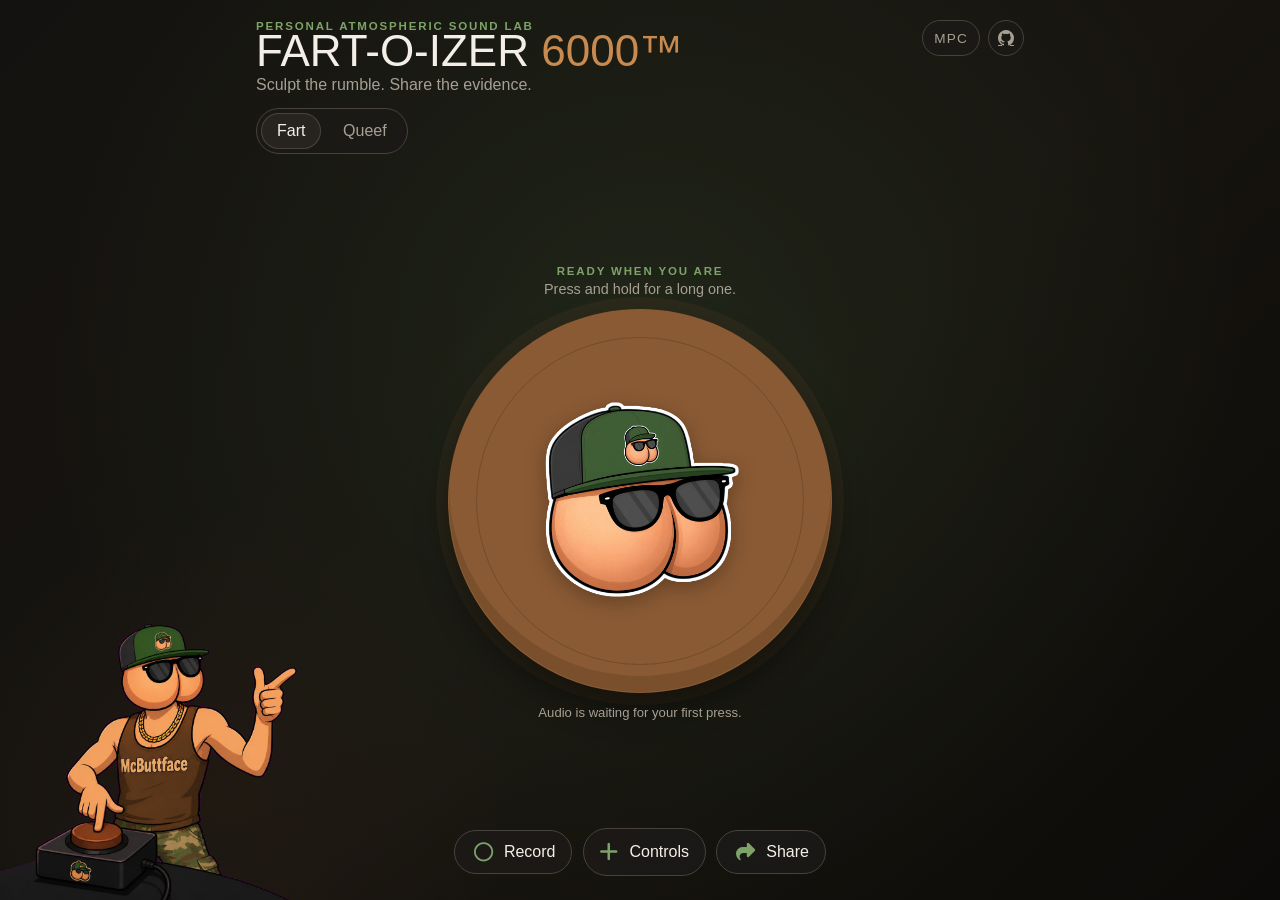
<file: index.html>
<!doctype html>
<html lang="en">
<head>
  <meta charset="utf-8">
  <meta name="viewport" content="width=device-width, initial-scale=1">
  <meta name="theme-color" content="#141210">
  <meta name="description" content="Personal Atmospheric Sound Lab">
  <title>FART-O-IZER 6000™</title>
  <link rel="stylesheet" href="fontawesome/css/fontawesome.min.css">
  <link rel="stylesheet" href="fontawesome/css/solid.min.css">
  <link rel="stylesheet" href="fontawesome/css/regular.min.css">
  <link rel="stylesheet" href="fontawesome/css/brands.min.css">
  <link rel="stylesheet" href="style.css">
  <link rel="stylesheet" href="instruments/fart/fart.css">
  <link rel="stylesheet" href="instruments/queef/queef.css">
  <!-- Lab shell loads shared styles first, then instrument skins. -->
  <!-- Script order: audio factories → instruments → lab controller. All dependency-free. -->
  <script src="instruments/fart/flatulence_factory.js" defer></script>
  <script src="instruments/fart/fart.js" defer></script>
  <script src="instruments/queef/queef_factory.js" defer></script>
  <script src="instruments/queef/queef.js" defer></script>
  <script src="countdown_clicks.js" defer></script>
  <script src="app.js" defer></script>
  <!-- Favicon stuff -->
  <link rel="apple-touch-icon" sizes="180x180" href="/apple-touch-icon.png">
  <link rel="icon" type="image/png" sizes="32x32" href="/favicon-32x32.png">
  <link rel="icon" type="image/png" sizes="16x16" href="/favicon-16x16.png">
  <link rel="manifest" href="/site.webmanifest">   
</head>
<body>
  <main class="app-shell">
    <div class="primary-column">
    <header class="masthead">
      <a class="masthead-mpc" href="mpc/" title="Multi Poop Composer">MPC</a>
      <a class="masthead-github" href="https://github.com/iamtew/fart-o-izer" target="_blank" rel="noopener noreferrer" aria-label="View source on GitHub" title="View source on GitHub">
        <i class="github-icon fa-brands fa-github" aria-hidden="true"></i>
      </a>
      <p class="eyebrow">Personal atmospheric sound lab</p>
      <h1>FART-O-IZER <span>6000™</span></h1>
      <p class="tagline">Sculpt the rumble. Share the evidence.</p>
      <div class="instrument-picker" role="tablist" aria-label="Choose instrument">
        <button class="instrument-picker-button is-selected" type="button" role="tab" data-instrument-id="fart" aria-selected="true">Fart</button>
        <button class="instrument-picker-button" type="button" role="tab" data-instrument-id="queef" aria-selected="false">Queef</button>
      </div>
    </header>

    <section class="console" data-instrument="fart" aria-labelledby="action-title">
      <div id="instrument-stage" data-instrument="fart"></div>
      <p class="status" id="status" role="status" aria-live="polite">Audio is waiting for your first press.</p>
    </section>

    <div class="main-actions" aria-label="Sound actions">
      <button class="record-button" id="record-button" type="button" aria-pressed="false">
        <i class="record-icon fa-regular fa-circle" aria-hidden="true"></i>
        <span class="record-label">Record</span>
      </button>
      <button class="advanced-toggle" id="advanced-toggle" type="button" aria-expanded="false" aria-controls="advanced-panel">
        <i class="toggle-icon fa-solid fa-plus" aria-hidden="true"></i>
        <span>Controls</span>
      </button>
      <button class="share-button" id="share-button" type="button" title="Copy shareable settings URL">
        <i class="action-icon fa-solid fa-share" aria-hidden="true"></i>
        <span>Share</span>
      </button>
    </div>

    <aside class="advanced-panel" id="advanced-panel" aria-label="Advanced sound controls" hidden>
      <div class="panel-heading">
        <div>
          <p class="section-label">Sound architecture</p>
          <h2>Make it yours</h2>
        </div>
        <div class="panel-actions">
          <button class="icon-button" id="reset-settings" type="button" aria-label="Reset settings" title="Reset settings"><i class="fa-solid fa-rotate-left" aria-hidden="true"></i></button>
          <button class="icon-button close-panel" id="close-panel" type="button" aria-label="Close advanced controls" title="Close advanced controls"><i class="fa-solid fa-xmark" aria-hidden="true"></i></button>
        </div>
      </div>
      <div id="instrument-controls" class="control-grid"></div>
      <p class="share-note" id="share-note">Your controls are encoded into the page URL.</p>
    </aside>

    <section class="recording-section" id="recording-section" aria-label="Recording" hidden>
      <div class="recording-heading">
        <button class="recording-collapse" id="recording-collapse" type="button" aria-expanded="true" aria-controls="recording-details">
          <span class="section-label" id="recording-title">Recording</span>
          <i class="recording-chevron fa-solid fa-chevron-down" aria-hidden="true"></i>
        </button>
        <button class="icon-button" id="close-recording" type="button" aria-label="Close recording" title="Close recording"><i class="fa-solid fa-xmark" aria-hidden="true"></i></button>
      </div>
      <div class="recording-details" id="recording-details">
        <div class="recording-line recording-line-countdown" id="recording-line">
          <a id="recording-download">no data</a>
          <span class="recording-duration">Duration: <strong id="recording-duration"></strong></span>
        </div>
        <p class="recording-explainer" id="recording-explainer">Recording stops after 1 second of silence once a signal is detected, or automatically at the 60 second hard limit.</p>
      </div>
    </section>
    </div>

    <div class="panel-backdrop" id="panel-backdrop" hidden aria-hidden="true"></div>
  </main>
</body>
</html>
</file>
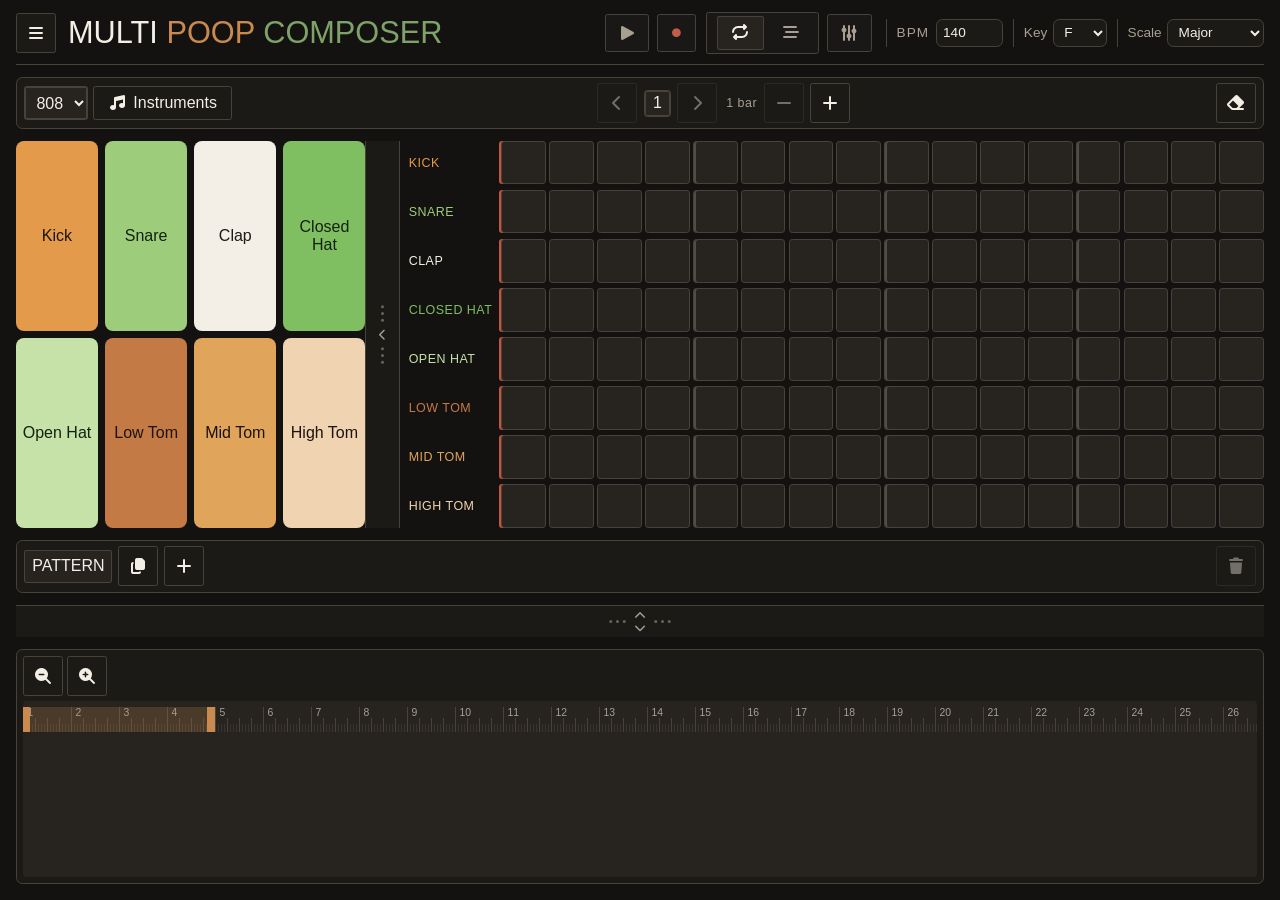
<file: mpc/index.html>
<!doctype html>
<html lang="en">
<head>
  <meta charset="utf-8">
  <meta name="viewport" content="width=device-width, initial-scale=1">
  <meta name="theme-color" content="#141210">
  <meta name="description" content="Multi Poop Composer — synthesized drums, fart and queef piano roll, mixer">
  <title>MPC — Multi Poop Composer</title>
  <link rel="stylesheet" href="../fontawesome/css/fontawesome.min.css">
  <link rel="stylesheet" href="../fontawesome/css/solid.min.css">
  <link rel="stylesheet" href="../style.css">
  <link rel="stylesheet" href="chrome.css">
  <link rel="stylesheet" href="sequencer.css">
  <link rel="stylesheet" href="drums.css">
  <link rel="stylesheet" href="piano.css">
  <link rel="stylesheet" href="mixer.css">
  <script type="module" src="main.js"></script>
  <link rel="apple-touch-icon" sizes="180x180" href="/apple-touch-icon.png">
  <link rel="icon" type="image/png" sizes="32x32" href="/favicon-32x32.png">
  <link rel="icon" type="image/png" sizes="16x16" href="/favicon-16x16.png">
  <link rel="manifest" href="/site.webmanifest">
</head>
<body>
  <main class="mpc">
    <header class="mpc-bar">
      <div class="main-menu-wrap">
        <button class="icon-button" id="main-menu-button" type="button" aria-expanded="false" aria-controls="main-menu" aria-label="Main menu">
          <i class="fa-solid fa-bars" aria-hidden="true"></i>
        </button>
        <div class="main-menu" id="main-menu" hidden>
          <button class="reset-button" id="new-song" type="button" aria-label="New song" title="New blank song">
            <i class="fa-solid fa-file" aria-hidden="true"></i> New
          </button>
          <button class="reset-button" id="save-song" type="button" aria-label="Save song" title="Save to this browser">
            <i class="fa-solid fa-floppy-disk" aria-hidden="true"></i> Save
          </button>
          <label class="song-name-label">Song
            <input id="song-name" type="text" maxlength="40" placeholder="Song name" autocomplete="off" spellcheck="false">
          </label>
          <label class="song-name-label">Library
            <select id="song-library" aria-label="Saved songs">
              <option value="__default__">Default</option>
            </select>
          </label>
          <button class="reset-button" id="delete-song" type="button" aria-label="Delete saved song" title="Remove from library">
            <i class="fa-solid fa-trash-can" aria-hidden="true"></i> Delete
          </button>
          <button class="reset-button" id="import-song" type="button" aria-label="Import JSON" title="Import JSON song file">
            <i class="fa-solid fa-file-import" aria-hidden="true"></i> Import JSON
          </button>
          <input id="import-song-file" type="file" accept=".json,.txt,application/json,text/plain" hidden>
          <button class="reset-button" id="export-json" type="button" aria-label="Export JSON" title="Export song as JSON">
            <i class="fa-solid fa-file-export" aria-hidden="true"></i> Export JSON
          </button>
          <button class="reset-button" id="export-song" type="button" aria-label="Export WAV" title="Export song as WAV">
            <i class="fa-solid fa-download" aria-hidden="true"></i> Export WAV
          </button>
          <span class="song-status" id="song-status" aria-live="polite"></span>
          <a class="main-menu-quit" href="/">Quit</a>
        </div>
      </div>
      <div class="mpc-brand">
        <h1>
          <span class="mpc-title-full"><span>Multi</span> <span>Poop</span> <span>Composer</span></span>
          <span class="mpc-title-short"><span>M</span><span>P</span><span>C</span></span>
        </h1>
      </div>
      <div class="transport" aria-label="Transport">
        <button class="play-button" id="play-button" type="button" aria-pressed="false" aria-label="Play">
          <i class="fa-solid fa-play" aria-hidden="true"></i>
        </button>
        <button class="play-button rec-button" id="rec-button" type="button" aria-pressed="false" aria-label="Record">
          <i class="fa-solid fa-circle" aria-hidden="true"></i>
        </button>
        <div class="mode-switch" role="group" aria-label="Play mode">
          <button type="button" data-mode="pattern" aria-pressed="true" title="Pattern" aria-label="Pattern">
            <i class="fa-solid fa-repeat" aria-hidden="true"></i>
          </button>
          <button type="button" data-mode="song" aria-pressed="false" title="Song" aria-label="Song" disabled>
            <i class="fa-solid fa-bars-staggered" aria-hidden="true"></i>
          </button>
        </div>
        <button class="play-button" id="mixer-button" type="button" aria-pressed="false" aria-label="Mixer" title="Mixer">
          <i class="fa-solid fa-sliders" aria-hidden="true"></i>
        </button>
      </div>
      <div class="transport-tempo">
        <label class="bpm-label">BPM
          <input id="bpm" type="number" min="40" max="240" step="1" value="140" inputmode="numeric">
        </label>
        <label class="lock-label">Key
          <select class="lock-select" data-lock="root" aria-label="Root">
            <option value="0">C</option>
            <option value="1">C#</option>
            <option value="2">D</option>
            <option value="3">D#</option>
            <option value="4">E</option>
            <option value="5">F</option>
            <option value="6">F#</option>
            <option value="7">G</option>
            <option value="8">G#</option>
            <option value="9">A</option>
            <option value="10">A#</option>
            <option value="11">B</option>
          </select>
        </label>
        <label class="lock-label">Scale
          <select class="lock-select" data-lock="mode" aria-label="Scale">
            <option value="chromatic">Chromatic</option>
            <option value="major">Major</option>
            <option value="minor">Minor</option>
          </select>
        </label>
      </div>
    </header>
    <section class="mpc-view" id="view-drums" data-view-panel="drums" aria-label="Drum machine"></section>
    <section class="mpc-view" id="view-piano" data-view-panel="piano" aria-label="Instruments" hidden></section>
    <section class="mpc-view" id="view-mixer" data-view-panel="mixer" aria-label="Mixer" hidden></section>
    <nav class="pattern-bank" id="pattern-bank" aria-label="Patterns"></nav>
    <div class="fold-split seq-split" id="seq-split" role="separator" aria-orientation="horizontal" aria-label="Resize sequencer" tabindex="0">
      <button class="fold-btn seq-fold" id="seq-fold" type="button" aria-expanded="true" aria-label="Fold sequencer">
        <i class="fa-solid fa-chevron-up" aria-hidden="true"></i>
        <i class="fa-solid fa-chevron-down" aria-hidden="true"></i>
      </button>
    </div>
    <section class="timeline" id="timeline" aria-label="Arrangement"></section>
  </main>
  <dialog class="song-dialog" id="leave-dialog" aria-labelledby="leave-dialog-copy">
    <form method="dialog">
      <p id="leave-dialog-copy">This song has unsaved changes.</p>
      <div class="song-dialog-actions">
        <button class="reset-button" value="save">Save</button>
        <button class="reset-button" value="discard">Don't save</button>
        <button class="reset-button" value="cancel">Cancel</button>
      </div>
    </form>
  </dialog>
  <dialog class="song-dialog" id="delete-dialog" aria-labelledby="delete-dialog-copy">
    <form method="dialog">
      <p id="delete-dialog-copy">Remove this song from the library?</p>
      <div class="song-dialog-actions">
        <button class="reset-button" value="ok">Remove</button>
        <button class="reset-button" value="cancel">Cancel</button>
      </div>
    </form>
  </dialog>
  <dialog class="song-dialog" id="track-delete-dialog" aria-labelledby="track-delete-copy">
    <form method="dialog">
      <p id="track-delete-copy">Remove this instrument?</p>
      <div class="song-dialog-actions">
        <button class="reset-button" value="ok">Remove</button>
        <button class="reset-button" value="cancel">Cancel</button>
      </div>
    </form>
  </dialog>
</body>
</html>
</file>
<file: style.css>
/*
 * Lab shell styles for the FART-O-IZER 6000.
 * The shared atmospheric sound lab — instruments bring their own skins.
 *
 * Visual system: dark workshop atmosphere, olive-green accents for labels and
 * interactive highlights. Each instrument ships its own play-surface CSS
 * (see instruments/fart/fart.css for the brown launch control and McButtface).
 *
 * Layout model:
 *   .app-shell (full viewport column, max-width centered)
 *     └── .primary-column (masthead + console + action bar + recording panel)
 *         └── #instrument-stage (active instrument play surface)
 *         └── #instrument-controls (active instrument knobs, inside panel)
 *     └── .advanced-panel (settings sheet — position varies by breakpoint)
 *     └── .panel-backdrop (mobile dim overlay)
 *
 * Responsive strategy:
 *   Desktop (≥760px): advanced panel slides in from the right as a fixed side sheet;
 *     primary column shrinks via margin-right when panel-open.
 *   Mobile (<760px): panel is a bottom sheet; when open it becomes in-flow below
 *     a compressed console so controls stay reachable without covering the button.
 */
@import url('https://fonts.cdnfonts.com/css/londrina-solid');
@import url('https://fonts.cdnfonts.com/css/flapdoodle');

/* --- Design tokens (the color palette of questionable choices) --- */
:root {
  color-scheme: dark;
  --ink: #f4efe6;
  --muted: #a79f92;
  --panel: #1c1a17;
  --panel-light: #272420;
  --line: #47423a;
  --green: #3f5e35;
  --green-deep: #2b4224;
  --green-light: #7da368;
  --brown: #8a5a34;
  --brown-deep: #5c3a1f;
  --brown-light: #c98a4f;
  --shadow: rgba(0, 0, 0, 0.45);
  --hero-bg-size: 50% auto;
}

* { box-sizing: border-box; }

/* --- Base page & typography (set the mood before the mood hits) --- */
html { min-width: 320px; background: #141210; }

body {
  min-width: 320px;
  min-height: 100vh;
  margin: 0;
  color: var(--ink);
  background:
    url("img/herobg.png") left bottom / var(--hero-bg-size) no-repeat,
    radial-gradient(circle at 50% 38%, rgba(63, 94, 53, 0.22), transparent 38rem),
    radial-gradient(circle at 18% 88%, rgba(138, 90, 52, 0.08), transparent 18rem),
    linear-gradient(135deg, #141210 0%, #17140f 55%, #0c0b09 100%);
  font-family: 'Londrina Solid', sans-serif;
  font-weight: 400;
}

button, input { font: inherit; }
button { color: inherit; }

/* --- App shell & masthead (the signage above the stall) --- */
.app-shell {
  position: relative;
  display: flex;
  flex-direction: column;
  min-height: 100dvh;
  max-width: 1100px;
  margin: 0 auto;
  padding: 1rem 1.25rem 1.25rem;
  overflow: hidden;
}

.primary-column { display: flex; flex-direction: column; flex: 1; min-width: 0; }

.masthead { position: relative; z-index: 1; width: min(100%, 48rem); margin: 0 auto 0.5rem; }
.masthead-github {
  position: absolute;
  top: 0;
  right: 0;
  display: inline-grid;
  place-items: center;
  width: 2.25rem;
  height: 2.25rem;
  border: 1px solid var(--line);
  border-radius: 50%;
  color: var(--muted);
  background: color-mix(in srgb, var(--panel) 88%, transparent);
  transition: border-color 120ms ease, color 120ms ease, background 120ms ease;
}
.masthead-github:hover { border-color: var(--green-deep); color: var(--green-light); background: var(--panel-light); }
.masthead-mpc {
  position: absolute;
  top: 0;
  right: 2.75rem;
  display: inline-grid;
  place-items: center;
  height: 2.25rem;
  padding: 0 0.7rem;
  border: 1px solid var(--line);
  border-radius: 999px;
  color: var(--muted);
  background: color-mix(in srgb, var(--panel) 88%, transparent);
  font-size: 0.85rem;
  letter-spacing: 0.08em;
  text-decoration: none;
  transition: border-color 120ms ease, color 120ms ease, background 120ms ease;
}
.masthead-mpc:hover { border-color: var(--green-deep); color: var(--green-light); background: var(--panel-light); }
.github-icon { font-size: 1rem; }
.masthead .eyebrow { display: block; padding-right: 7.5rem; }
.eyebrow, .section-label {
  margin: 0;
  color: var(--green-light);
  font-size: 0.72rem;
  font-weight: 700;
  letter-spacing: 0.16em;
  text-transform: uppercase;
}

h1, h2, p { margin-top: 0; }
h1 {
  max-width: none;
  margin-bottom: 0.35rem;
  font-family: 'Flapdoodle', sans-serif;
  font-size: clamp(1.5rem, 4.5vw, 2.75rem);
  font-weight: 400;
  line-height: 0.88;
  letter-spacing: 0;
  white-space: nowrap;
  text-transform: uppercase;
}
h1 span { color: var(--brown-light); }
.tagline { margin-bottom: 0; color: var(--muted); font-size: 1rem; }

/* --- Instrument picker (one stall at a time — for now) --- */
.instrument-picker {
  display: inline-flex;
  gap: 0.35rem;
  margin-top: 0.85rem;
  padding: 0.25rem;
  border: 1px solid var(--line);
  border-radius: 999px;
  background: color-mix(in srgb, var(--panel) 88%, transparent);
}
.instrument-picker-button {
  min-height: 2.25rem;
  padding: 0.4rem 1rem;
  border: 0;
  border-radius: 999px;
  color: var(--muted);
  background: transparent;
  cursor: pointer;
  transition: color 120ms ease, background 120ms ease, box-shadow 120ms ease;
}
.instrument-picker-button:hover { color: var(--ink); background: var(--panel-light); }
.instrument-picker-button.is-selected {
  color: var(--ink);
  background: var(--panel-light);
  box-shadow: inset 0 0 0 1px var(--line);
}
.instrument-picker-button:focus-visible { outline: 3px solid var(--brown-light); outline-offset: 2px; }
body[data-instrument="queef"] .instrument-picker-button.is-selected {
  box-shadow: inset 0 0 0 1px rgba(180, 110, 140, 0.45);
}

/* --- Console (center stage — where dignity goes to die) --- */
.console {
  position: relative;
  display: flex;
  flex: 1;
  flex-direction: column;
  align-items: center;
  justify-content: center;
  gap: 0.75rem;
  min-height: 0;
  text-align: center;
}
/* Soft glow behind the launch button — McButtface's halo, if you will. */
.console::before {
  content: '';
  position: absolute;
  top: 50%;
  left: 50%;
  z-index: 0;
  width: min(90vw, 30rem);
  aspect-ratio: 1;
  border-radius: 50%;
  background: radial-gradient(circle, rgba(63, 94, 53, 0.18) 0%, transparent 68%);
  transform: translate(-50%, -54%);
  pointer-events: none;
}
.console-copy { position: relative; z-index: 1; order: 0; }
.hint { margin: 0.25rem 0 0; color: var(--muted); font-size: 0.9rem; }
.status { position: relative; z-index: 1; min-height: 1.25rem; margin: 0; color: var(--muted); font-size: 0.82rem; }

/* Shared focus ring for lab chrome — instruments may override their own controls. */
.advanced-toggle:focus-visible, .share-button:focus-visible, .record-button:focus-visible, .icon-button:focus-visible, .masthead-github:focus-visible, .masthead-mpc:focus-visible, input:focus-visible { outline: 3px solid var(--brown-light); outline-offset: 4px; }

/* --- Action bar (record, controls, share — the accessory tray) --- */
.main-actions { position: relative; z-index: 1; display: flex; justify-content: center; align-items: center; gap: 0.65rem; min-height: 2.75rem; }
.record-button, .share-button, .advanced-toggle { display: inline-flex; align-items: center; justify-content: center; gap: 0.55rem; }
.record-button, .share-button, .advanced-toggle {
  min-height: 2.75rem;
  padding: 0.55rem 1rem;
  border: 1px solid var(--line);
  border-radius: 999px;
  color: var(--ink);
  background: color-mix(in srgb, var(--panel) 88%, transparent);
  cursor: pointer;
  transition: border-color 120ms ease, background 120ms ease, color 120ms ease;
}
.advanced-toggle { min-height: 3rem; padding: 0.65rem 1rem; gap: 0.65rem; }
.record-button:hover { border-color: var(--brown-light); background: var(--panel-light); }
.record-button.is-recording { border-color: var(--brown-light); color: var(--brown-light); background: color-mix(in srgb, var(--brown-deep) 35%, var(--panel)); }
.record-button.is-counting-down { animation: record-countdown 500ms ease-in-out infinite alternate; }
.record-icon { color: var(--green-light); font-size: 1.2rem; line-height: 1; }
.record-button.is-recording .record-icon { color: var(--brown-light); }
.share-button:hover, .advanced-toggle:hover { border-color: var(--green-deep); background: var(--panel-light); }
.action-icon { color: var(--green-light); font-size: 1.2rem; line-height: 1; }
.toggle-icon { display: inline-grid; place-items: center; width: 1.2rem; height: 1.2rem; color: var(--green-light); font-size: 1.25rem; line-height: 1; transition: transform 180ms ease; }
.advanced-toggle[aria-expanded="true"] .toggle-icon { transform: rotate(45deg); }

/* --- Recording result panel (exhibit A for the prosecution) --- */
.recording-section {
  width: min(100%, 30rem);
  margin: 0.85rem auto 0;
  border: 1px solid var(--line);
  border-radius: 1rem;
  background: color-mix(in srgb, var(--panel) 92%, transparent);
  overflow: hidden;
}
.recording-heading { display: flex; align-items: center; justify-content: space-between; gap: 1rem; padding: 0.7rem 0.75rem 0.7rem 1rem; }
.recording-collapse { display: inline-flex; align-items: center; gap: 0.65rem; border: 0; color: inherit; background: transparent; cursor: pointer; }
.recording-collapse:focus-visible { outline: 3px solid var(--brown-light); outline-offset: 4px; }
.recording-chevron { color: var(--green-light); font-size: 1.2rem; transition: transform 180ms ease; }
.recording-section.is-collapsed .recording-chevron { transform: rotate(-90deg); }
.recording-details { display: grid; gap: 0.55rem; padding: 0 1rem 0.8rem; color: var(--muted); font-size: 0.8rem; }
.recording-line { display: flex; align-items: baseline; justify-content: space-between; gap: 1rem; min-height: 1.2rem; }
.recording-details strong { color: var(--ink); }
.recording-details a { color: var(--green-light); }
/* Line states (countdown / active / complete) — set by app.js showRecordingSection */
.recording-line-countdown a, .recording-line-active a { color: var(--muted); font-style: italic; }
.recording-line-active a { animation: recording-blink 900ms ease-in-out infinite alternate; }
.recording-duration { flex-shrink: 0; }
.recording-explainer { margin: 0; color: var(--muted); font-size: 0.72rem; line-height: 1.3; }
.recording-section.is-collapsed .recording-details { display: none; }

@keyframes record-countdown { from { opacity: 0.42; } to { opacity: 1; } }
@keyframes recording-blink { from { opacity: 0.45; } to { opacity: 1; } }

/* --- Advanced controls panel (fine-tune your flatulence in private) --- */
/* Dim the page behind the mobile bottom sheet — privacy curtain, of sorts. */
.panel-backdrop {
  position: fixed;
  inset: 0;
  z-index: 4;
  border: 0;
  background: rgba(8, 7, 6, 0.62);
  backdrop-filter: blur(2px);
  animation: backdrop-in 180ms ease both;
}

/* The panel: bottom sheet on phones, side stall on desktop. */
.advanced-panel {
  position: fixed;
  z-index: 5;
  right: 0;
  bottom: 0;
  left: 0;
  max-height: 86vh;
  overflow-y: auto;
  padding: 1.4rem 1.25rem 2rem;
  border-top: 1px solid var(--line);
  background: color-mix(in srgb, var(--panel) 96%, transparent);
  box-shadow: 0 -1rem 3rem rgba(0, 0, 0, 0.3);
  animation: panel-in 180ms ease both;
}
.panel-heading { display: flex; align-items: flex-start; justify-content: space-between; gap: 1rem; max-width: 42rem; margin: 0 auto 1.5rem; }
h2 {
  margin: 0.25rem 0 0;
  font-family: 'Flapdoodle', sans-serif;
  font-size: 1.55rem;
  font-weight: 400;
  line-height: 1;
  text-transform: uppercase;
}
.panel-actions { display: flex; flex-shrink: 0; gap: 0.45rem; }
.icon-button {
  display: inline-grid;
  place-items: center;
  width: 2.5rem;
  height: 2.5rem;
  border: 1px solid var(--line);
  border-radius: 50%;
  color: var(--ink);
  background: transparent;
  font-size: 1.35rem;
  line-height: 1;
  cursor: pointer;
  transition: border-color 120ms ease, color 120ms ease, background 120ms ease;
}
.icon-button:hover { border-color: var(--green-deep); color: var(--green-light); background: var(--panel-light); }

/* Slider cards — one knob per setting, all equally incriminating */
.control-grid { display: grid; gap: 0.85rem; max-width: 42rem; margin: 0 auto; }
.control {
  display: grid;
  gap: 0.45rem;
  padding: 0.85rem 0.95rem;
  border: 1px solid var(--line);
  border-radius: 0.85rem;
  background: var(--panel-light);
}
.control-heading { display: flex; align-items: baseline; justify-content: space-between; gap: 1rem; font-weight: 700; }
.control-heading output { color: var(--green-light); font-variant-numeric: tabular-nums; }
.control-description { color: var(--muted); font-size: 0.75rem; }
.control-toggle {
  display: inline-flex;
  align-items: center;
  gap: 0.55rem;
  cursor: pointer;
}
.control-toggle input[type="checkbox"] {
  -webkit-appearance: none;
  appearance: none;
  width: 1.1rem;
  height: 1.1rem;
  margin: 0;
  border: 2px solid var(--brown-light);
  border-radius: 0.28rem;
  background: color-mix(in srgb, var(--brown-deep) 55%, var(--panel));
  cursor: pointer;
  transition: background 120ms ease, border-color 120ms ease;
}
.control-toggle input[type="checkbox"]:checked {
  border-color: var(--green-light);
  background:
    linear-gradient(135deg, transparent 55%, var(--green-light) 55%, var(--green-light) 70%, transparent 70%),
    linear-gradient(45deg, transparent 40%, var(--green-light) 40%, var(--green-light) 58%, transparent 58%),
    color-mix(in srgb, var(--green-deep) 45%, var(--panel));
  background-size: 100% 100%;
}

/* Custom range sliders — brown track, green thumb. Toilet chic. */
input[type="range"] {
  -webkit-appearance: none;
  appearance: none;
  width: 100%;
  height: 0.45rem;
  margin: 0.15rem 0 0;
  border-radius: 999px;
  background: linear-gradient(to right, var(--green-deep), var(--green));
  cursor: pointer;
}
input[type="range"]::-webkit-slider-runnable-track {
  height: 0.45rem;
  border-radius: 999px;
  background: color-mix(in srgb, var(--brown-deep) 55%, var(--panel));
}
input[type="range"]::-webkit-slider-thumb {
  -webkit-appearance: none;
  width: 1.15rem;
  height: 1.15rem;
  margin-top: -0.35rem;
  border: 2px solid var(--brown-light);
  border-radius: 50%;
  background: var(--green-light);
  box-shadow: 0 0.1rem 0.35rem rgba(0, 0, 0, 0.35);
  transition: transform 120ms ease, background 120ms ease;
}
input[type="range"]:hover::-webkit-slider-thumb { transform: scale(1.08); background: #8fbd78; }
input[type="range"]::-moz-range-track {
  height: 0.45rem;
  border: 0;
  border-radius: 999px;
  background: color-mix(in srgb, var(--brown-deep) 55%, var(--panel));
}
input[type="range"]::-moz-range-thumb {
  width: 1.15rem;
  height: 1.15rem;
  border: 2px solid var(--brown-light);
  border-radius: 50%;
  background: var(--green-light);
  box-shadow: 0 0.1rem 0.35rem rgba(0, 0, 0, 0.35);
}

@keyframes backdrop-in { from { opacity: 0; } to { opacity: 1; } }
@keyframes panel-in { from { transform: translateY(1rem); opacity: 0; } to { transform: translateY(0); opacity: 1; } }

/* --- Responsive: desktop side sheet (slide open the privy door) --- */
@media (min-width: 760px) {
  body { --hero-bg-size: 25% auto; }
  .app-shell { padding: 1.25rem 2rem 1.5rem; }
  .primary-column { transition: margin-right 220ms ease; }
  body.panel-open .primary-column { margin-right: min(28rem, 46vw); }
  body.panel-open h1 { font-size: clamp(1.35rem, 3.5vw, 2.25rem); }
  .panel-backdrop { display: none !important; }
  .advanced-panel {
    top: 0;
    bottom: 0;
    left: auto;
    width: min(28rem, 46vw);
    max-height: none;
    padding: 3rem 2rem;
    border-top: 0;
    border-left: 1px solid var(--line);
    background: var(--panel);
    animation-name: panel-in-desktop;
  }
  .control-grid, .panel-heading { max-width: none; }
  @keyframes panel-in-desktop { from { transform: translateX(1rem); opacity: 0; } to { transform: translateX(0); opacity: 1; } }
}

/* --- Responsive: mobile panel-open (squish the console, keep the throne visible) --- */
@media (max-width: 759.98px) {
  .console {
    flex: 0 1 auto;
    min-height: 0;
    justify-content: flex-start;
    padding-top: 0.75rem;
  }

  body.panel-open .app-shell {
    height: 100dvh;
    max-height: 100dvh;
    padding-bottom: 0;
    overflow: hidden;
  }
  body.panel-open .primary-column {
    flex: 1 1 auto;
    min-height: 0;
    overflow: hidden;
  }
  body.panel-open .panel-backdrop { display: none !important; }
  body.panel-open .console { min-height: 0; flex: 0 0 auto; justify-content: flex-start; gap: 0.25rem; padding-top: 0; }
  body.panel-open .console-copy, body.panel-open .status { display: none; }
  body.panel-open .console::before { display: none; }
  body.panel-open .main-actions { flex: 0 0 auto; margin-bottom: 0; }
  body.panel-open .advanced-panel {
    position: relative;
    inset: auto;
    flex: 1 1 auto;
    min-height: 0;
    max-height: none;
    margin: 0;
    padding: 0.85rem 0 1.25rem;
    border-top: 1px solid var(--line);
    border-radius: 0;
    box-shadow: none;
    animation: none;
    overflow-y: auto;
  }
}

/* --- Short viewport tweaks (for cramped stalls and small screens) --- */
@media (max-height: 800px) {
  .app-shell { padding: 0.65rem 1rem 0.85rem; }
  .console { gap: 0.5rem; }
  body { --hero-bg-size: 22% auto; }
}

/* --- Accessibility (reduced motion — some prefer a dignified, silent toot) --- */
@media (prefers-reduced-motion: reduce) { *, *::before, *::after { scroll-behavior: auto !important; transition-duration: 0.01ms !important; animation-duration: 0.01ms !important; } }
</file>
<file: instruments/fart/fart.css>
/*
 * Visual skin for the Fart instrument.
 * Brown launch control, McButtface theatrics, and the knobs of shame.
 *
 * Scoped to the Fart play surface (#instrument-stage) and its control grid
 * (#instrument-controls). The lab shell in style.css owns layout, tokens,
 * masthead, action bar, panel chrome, and recording UI.
 *
 * Animation classes (.lunge-out-*, .jiggle-*, .is-active on ripple) are toggled
 * by fart.js to match press-and-hold audio playback. McButtface earns his overtime.
 */
#instrument-stage[data-instrument="fart"] {
  display: contents;
}

/* --- FART button (the big brown commit button — handle with care) --- */
/* The round button is the visual and interaction center of this instrument. */
.fart-button {
  position: relative;
  z-index: 1;
  display: grid;
  place-content: center;
  width: min(87vw, 24rem);
  aspect-ratio: 1;
  border: 1px solid rgba(138, 90, 52, 0.8);
  border-radius: 50%;
  color: #121610;
  background: var(--brown);
  box-shadow: 0 1rem 2rem var(--shadow), 0 0 0 0.75rem rgba(138, 90, 52, 0.1), inset 0 -1rem 0 rgba(92, 58, 31, 0.35);
  cursor: pointer;
  isolation: isolate;
  user-select: none;
  -webkit-touch-callout: none;
  transition: transform 120ms ease, box-shadow 120ms ease, background 120ms ease, width 200ms ease;
}
.fart-button:hover {
  background: #9a653c;
  box-shadow: 0 1.15rem 2.5rem var(--shadow), 0 0 0 0.9rem rgba(138, 90, 52, 0.16), inset 0 -1rem 0 rgba(92, 58, 31, 0.35);
}
.fart-button:active, .fart-button.is-held { transform: scale(0.96); background: var(--brown-deep); box-shadow: 0 0.5rem 1rem var(--shadow), 0 0 0 0.6rem rgba(138, 90, 52, 0.1), inset 0 -0.5rem 0 rgba(92, 58, 31, 0.4); }
.fart-button:focus-visible { outline: 3px solid var(--brown-light); outline-offset: 4px; }
.fart-button .button-ring { position: absolute; inset: 7%; border: 1px solid rgba(18, 22, 16, 0.2); border-radius: 50%; }
.fart-mascot { position: relative; display: block; width: 73%; height: auto; margin: 0 auto; object-fit: contain; pointer-events: none; transform: translate(0, 0); filter: drop-shadow(0 0.35rem 0.6rem rgba(0, 0, 0, 0.28)); }

/* Ripple ring — shockwave for everyone downwind. */
.fart-button .button-ripple { position: absolute; inset: 0; border: 3px solid var(--brown-light); border-radius: 50%; opacity: 0; pointer-events: none; }
.fart-button .button-ripple.is-active { animation: fart-ripple 650ms ease-out; }
@keyframes fart-ripple {
  0% { transform: scale(1); opacity: 0.65; filter: blur(0px); }
  100% { transform: scale(1.6); opacity: 0; filter: blur(7px); }
}

/* --- Mascot hold animations (McButtface lunges; fart.js pulls the strings) --- */
/* Lunges out to the rim, then jiggles in place while the note is held. */
@keyframes fart-lunge-out-right {
  0% { transform: translate(0, 0); }
  40% { transform: translate(31%, 2%); }
  100% { transform: translate(29%, 17%); }
}
@keyframes fart-lunge-out-left {
  0% { transform: translate(0, 0); }
  40% { transform: translate(-31%, 2%); }
  100% { transform: translate(-29%, 17%); }
}
@keyframes fart-jiggle-right {
  0% { transform: translate(29%, 17%) rotate(0deg) scale(1); }
  20% { transform: translate(32%, 14%) rotate(4deg) scale(1.03); }
  40% { transform: translate(25%, 19%) rotate(-3deg) scale(0.97); }
  60% { transform: translate(31%, 15%) rotate(3deg) scale(1.02); }
  80% { transform: translate(27%, 18%) rotate(-4deg) scale(0.98); }
  100% { transform: translate(29%, 17%) rotate(0deg) scale(1); }
}
@keyframes fart-jiggle-left {
  0% { transform: translate(-29%, 17%) rotate(0deg) scale(1); }
  20% { transform: translate(-32%, 14%) rotate(-4deg) scale(1.03); }
  40% { transform: translate(-25%, 19%) rotate(3deg) scale(0.97); }
  60% { transform: translate(-31%, 15%) rotate(-3deg) scale(1.02); }
  80% { transform: translate(-27%, 18%) rotate(4deg) scale(0.98); }
  100% { transform: translate(-29%, 17%) rotate(0deg) scale(1); }
}
.fart-mascot.lunge-out-right { animation: fart-lunge-out-right 240ms ease-out forwards; }
.fart-mascot.lunge-out-left { animation: fart-lunge-out-left 240ms ease-out forwards; }
.fart-mascot.jiggle-right { animation: fart-jiggle-right 110ms linear infinite; }
.fart-mascot.jiggle-left { animation: fart-jiggle-left 110ms linear infinite; }

/* --- Fart-specific control tweaks --- */
/* Cheek Clapz speed slider: no clap toggle, no clap for you */
body[data-instrument="fart"] #instrument-controls .control-effect:has(#cheekClapz:not(:checked)) #cheekClapzSpeed {
  opacity: 0.45;
  pointer-events: none;
}

/* Sphincter Shift bipolar slider — brown = dive, green = whistle. You know the drill. */
body[data-instrument="fart"] #instrument-controls input[type="range"].bipolar {
  background: linear-gradient(
    to right,
    var(--brown) 0%,
    var(--brown-deep) 48%,
    var(--line) 48%,
    var(--line) 52%,
    var(--brown-deep) 52%,
    var(--green) 100%
  );
}
body[data-instrument="fart"] #instrument-controls input[type="range"].bipolar::-webkit-slider-runnable-track {
  background: linear-gradient(
    to right,
    color-mix(in srgb, var(--brown) 70%, var(--panel)) 0%,
    color-mix(in srgb, var(--brown-deep) 55%, var(--panel)) 47%,
    var(--green-light) 47%,
    var(--green-light) 53%,
    color-mix(in srgb, var(--brown-deep) 55%, var(--panel)) 53%,
    color-mix(in srgb, var(--green) 55%, var(--panel)) 100%
  );
}
body[data-instrument="fart"] #instrument-controls input[type="range"].bipolar::-moz-range-track {
  background: linear-gradient(
    to right,
    color-mix(in srgb, var(--brown) 70%, var(--panel)) 0%,
    color-mix(in srgb, var(--brown-deep) 55%, var(--panel)) 47%,
    var(--green-light) 47%,
    var(--green-light) 53%,
    color-mix(in srgb, var(--brown-deep) 55%, var(--panel)) 53%,
    color-mix(in srgb, var(--green) 55%, var(--panel)) 100%
  );
}

.share-note { max-width: 42rem; margin: 1.5rem auto 0; color: var(--muted); font-size: 0.78rem; }
.share-note strong { color: var(--ink); }

/* --- Responsive: mobile panel-open (squish the throne, keep it visible) --- */
@media (max-width: 759.98px) {
  body.panel-open .fart-button { width: min(57vw, 16.5rem); }
}

/* --- Short viewport tweaks (for cramped stalls and small screens) --- */
@media (max-height: 800px) {
  .fart-button { width: min(75vw, 21rem); }
}
</file>
<file: instruments/queef/queef.css>
/*
 * Visual skin for the Queef instrument.
 * Rose/mauve launch control, QueenQueef mascot theatrics, softer animations.
 *
 * Scoped to the Queef play surface (#instrument-stage[data-instrument="queef"])
 * and its control grid. The lab shell in style.css owns shared layout chrome.
 */
#instrument-stage[data-instrument="queef"] {
  display: contents;
}

/* Rose console glow when Queef is active. */
.console[data-instrument="queef"]::before {
  background: radial-gradient(circle, rgba(180, 110, 140, 0.2) 0%, transparent 68%);
}

.queef-button {
  position: relative;
  z-index: 1;
  display: grid;
  place-content: center;
  width: min(87vw, 24rem);
  aspect-ratio: 1;
  border: 1px solid rgba(180, 110, 140, 0.75);
  border-radius: 50%;
  color: #1a1218;
  background: #b46e8c;
  box-shadow: 0 1rem 2rem var(--shadow), 0 0 0 0.75rem rgba(180, 110, 140, 0.12), inset 0 -1rem 0 rgba(120, 68, 92, 0.35);
  cursor: pointer;
  isolation: isolate;
  user-select: none;
  -webkit-touch-callout: none;
  transition: transform 120ms ease, box-shadow 120ms ease, background 120ms ease, width 200ms ease;
}
.queef-button:hover {
  background: #c47a9a;
  box-shadow: 0 1.15rem 2.5rem var(--shadow), 0 0 0 0.9rem rgba(180, 110, 140, 0.18), inset 0 -1rem 0 rgba(120, 68, 92, 0.35);
}
.queef-button:active, .queef-button.is-held {
  transform: scale(0.96);
  background: #8f5672;
  box-shadow: 0 0.5rem 1rem var(--shadow), 0 0 0 0.6rem rgba(180, 110, 140, 0.1), inset 0 -0.5rem 0 rgba(120, 68, 92, 0.4);
}
.queef-button:focus-visible { outline: 3px solid #e8a8c4; outline-offset: 4px; }
.queef-button .button-ring { position: absolute; inset: 7%; border: 1px solid rgba(26, 18, 24, 0.2); border-radius: 50%; }
.queef-mascot {
  position: relative;
  display: block;
  width: 73%;
  height: auto;
  margin: 0 auto;
  object-fit: contain;
  pointer-events: none;
  transform: translate(0, 0);
  filter: drop-shadow(0 0.35rem 0.6rem rgba(0, 0, 0, 0.28));
}

.queef-button .button-ripple { position: absolute; inset: 0; border: 3px solid #e8a8c4; border-radius: 50%; opacity: 0; pointer-events: none; }
.queef-button .button-ripple.is-active { animation: queef-ripple 780ms ease-out; }
@keyframes queef-ripple {
  0% { transform: scale(1); opacity: 0.55; filter: blur(0px); }
  100% { transform: scale(1.55); opacity: 0; filter: blur(6px); }
}

@keyframes queef-lunge-out-right {
  0% { transform: translate(0, 0); }
  40% { transform: translate(28%, 1%); }
  100% { transform: translate(26%, 14%); }
}
@keyframes queef-lunge-out-left {
  0% { transform: translate(0, 0); }
  40% { transform: translate(-28%, 1%); }
  100% { transform: translate(-26%, 14%); }
}
@keyframes queef-jiggle-right {
  0% { transform: translate(26%, 14%) rotate(0deg) scale(1); }
  25% { transform: translate(28%, 12%) rotate(2deg) scale(1.02); }
  50% { transform: translate(24%, 15%) rotate(-2deg) scale(0.98); }
  75% { transform: translate(27%, 13%) rotate(2deg) scale(1.01); }
  100% { transform: translate(26%, 14%) rotate(0deg) scale(1); }
}
@keyframes queef-jiggle-left {
  0% { transform: translate(-26%, 14%) rotate(0deg) scale(1); }
  25% { transform: translate(-28%, 12%) rotate(-2deg) scale(1.02); }
  50% { transform: translate(-24%, 15%) rotate(2deg) scale(0.98); }
  75% { transform: translate(-27%, 13%) rotate(-2deg) scale(1.01); }
  100% { transform: translate(-26%, 14%) rotate(0deg) scale(1); }
}
.queef-mascot.lunge-out-right { animation: queef-lunge-out-right 280ms ease-out forwards; }
.queef-mascot.lunge-out-left { animation: queef-lunge-out-left 280ms ease-out forwards; }
.queef-mascot.jiggle-right { animation: queef-jiggle-right 140ms linear infinite; }
.queef-mascot.jiggle-left { animation: queef-jiggle-left 140ms linear infinite; }

/* Waveform picker — Queef-only tone shape selector. */
body[data-instrument="queef"] .waveform-picker {
  display: grid;
  grid-template-columns: repeat(4, minmax(0, 1fr));
  gap: 0.35rem;
  margin-top: 0.15rem;
}
body[data-instrument="queef"] .waveform-picker-button {
  min-height: 2.1rem;
  padding: 0.35rem 0.5rem;
  border: 1px solid var(--line);
  border-radius: 0.55rem;
  color: var(--muted);
  background: color-mix(in srgb, var(--panel) 88%, transparent);
  cursor: pointer;
  font-size: 0.82rem;
  transition: color 120ms ease, background 120ms ease, border-color 120ms ease;
}
body[data-instrument="queef"] .waveform-picker-button:hover {
  color: var(--ink);
  border-color: rgba(180, 110, 140, 0.55);
  background: var(--panel-light);
}
body[data-instrument="queef"] .waveform-picker-button.is-selected {
  color: var(--ink);
  border-color: rgba(180, 110, 140, 0.75);
  background: color-mix(in srgb, #b46e8c 22%, var(--panel-light));
  box-shadow: inset 0 0 0 1px rgba(180, 110, 140, 0.35);
}
body[data-instrument="queef"] .waveform-picker-button:focus-visible {
  outline: 3px solid #e8a8c4;
  outline-offset: 2px;
}

body[data-instrument="queef"] #instrument-controls .control-effect:has(#flutterGate:not(:checked)) #flutterGateSpeed {
  opacity: 0.45;
  pointer-events: none;
}

body[data-instrument="queef"] #instrument-controls input[type="range"].bipolar {
  background: linear-gradient(
    to right,
    #8f5672 0%,
    #6d4058 48%,
    var(--line) 48%,
    var(--line) 52%,
    #6d4058 52%,
    #b46e8c 100%
  );
}
body[data-instrument="queef"] #instrument-controls input[type="range"].bipolar::-webkit-slider-runnable-track {
  background: linear-gradient(
    to right,
    color-mix(in srgb, #8f5672 70%, var(--panel)) 0%,
    color-mix(in srgb, #6d4058 55%, var(--panel)) 47%,
    #e8a8c4 47%,
    #e8a8c4 53%,
    color-mix(in srgb, #6d4058 55%, var(--panel)) 53%,
    color-mix(in srgb, #b46e8c 55%, var(--panel)) 100%
  );
}
body[data-instrument="queef"] #instrument-controls input[type="range"].bipolar::-moz-range-track {
  background: linear-gradient(
    to right,
    color-mix(in srgb, #8f5672 70%, var(--panel)) 0%,
    color-mix(in srgb, #6d4058 55%, var(--panel)) 47%,
    #e8a8c4 47%,
    #e8a8c4 53%,
    color-mix(in srgb, #6d4058 55%, var(--panel)) 53%,
    color-mix(in srgb, #b46e8c 55%, var(--panel)) 100%
  );
}

@media (max-width: 759.98px) {
  body.panel-open .queef-button { width: min(57vw, 16.5rem); }
}

@media (max-height: 800px) {
  .queef-button { width: min(75vw, 21rem); }
}
</file>
<file: mpc/chrome.css>
/*
 * Multi Poop Composer. Full-bleed layout on top of the lab tokens in style.css.
 * The lab shell stays narrow; this page uses the viewport.
 */

body {
  background: #141210;
  overflow: hidden;
}

.mpc {
  display: flex;
  flex-direction: column;
  height: 100dvh;
  max-width: none;
  margin: 0;
  padding: 0.75rem 1rem 1rem;
  gap: 0.75rem;
}

.mpc-bar {
  display: flex;
  flex-wrap: wrap;
  align-items: center;
  gap: 0.5rem 0.75rem;
  padding-bottom: 0.65rem;
  border-bottom: 1px solid var(--line);
}

.main-menu-wrap { position: relative; }
.mpc-brand { flex: 1 1 auto; min-width: 0; }

.mpc h1 {
  margin: 0;
  font-size: clamp(1.15rem, 2.4vw, 2rem);
  line-height: 1.1;
}
.mpc h1 .mpc-title-full span:nth-child(1),
.mpc h1 .mpc-title-short span:nth-child(1) { color: var(--ink); }
.mpc h1 .mpc-title-full span:nth-child(2),
.mpc h1 .mpc-title-short span:nth-child(2) { color: var(--brown-light); }
.mpc h1 .mpc-title-full span:nth-child(3),
.mpc h1 .mpc-title-short span:nth-child(3) { color: var(--green-light); }
.mpc-title-short { display: none; }

.main-menu {
  position: absolute;
  top: 100%;
  left: 0;
  z-index: 50;
  display: flex;
  flex-direction: column;
  gap: 0.35rem;
  min-width: 14rem;
  margin-top: 0.25rem;
  padding: 0.5rem;
  border: 1px solid var(--line);
  border-radius: 0.15rem;
  background: var(--panel);
  box-shadow: 0 0.6rem 1.4rem rgba(0, 0, 0, 0.45);
}
.main-menu[hidden] { display: none; }

.song-name-label {
  display: flex;
  flex-direction: column;
  align-items: stretch;
  gap: 0.25rem;
  color: var(--muted);
  font-size: 0.85rem;
  letter-spacing: 0.08em;
}

.song-name-label input,
.song-name-label select {
  min-width: 0;
  padding: 0.35rem 0.55rem;
  border: 1px solid var(--line);
  border-radius: 0.15rem;
  color: var(--ink);
  background: var(--panel-light);
}

.main-menu .reset-button {
  justify-content: flex-start;
  gap: 0.45rem;
  min-width: 0;
  width: 100%;
}

.song-status {
  min-height: 1em;
  color: var(--muted);
  font-size: 0.75rem;
}

.main-menu-quit {
  margin-top: 0.15rem;
  padding: 0.45rem 0.7rem 0.2rem;
  border-top: 1px solid var(--line);
  color: var(--ink);
  text-decoration: none;
}
.main-menu-quit:hover { color: var(--brown-light); }

.song-dialog {
  width: min(22rem, calc(100vw - 2rem));
  padding: 1.1rem 1.2rem 1rem;
  border: 1px solid var(--line);
  border-radius: 0.7rem;
  color: var(--ink);
  background: var(--panel);
}
.song-dialog::backdrop {
  background: color-mix(in srgb, #141210 72%, transparent);
}
.song-dialog p {
  margin: 0 0 0.9rem;
  color: var(--muted);
}
.song-dialog-actions {
  display: flex;
  flex-wrap: wrap;
  gap: 0.4rem;
  justify-content: flex-end;
}
.song-dialog .reset-button {
  min-width: auto;
  padding: 0.4rem 0.75rem;
  border-radius: 0.4rem;
}

.transport {
  display: flex;
  flex-wrap: wrap;
  align-items: center;
  justify-content: flex-end;
  margin-left: auto;
  gap: 0.5rem;
}
.transport-tempo {
  display: flex;
  flex-wrap: wrap;
  align-items: center;
  gap: 0.5rem;
}
.transport > :not(:first-child):not(.play-button):not(.rec-button),
.transport-tempo {
  margin-left: 0.15rem;
  padding-left: 0.6rem;
  border-left: 1px solid var(--line);
}
.transport-tempo .lock-label {
  margin-left: 0.15rem;
  padding-left: 0.6rem;
  border-left: 1px solid var(--line);
}

.play-button,
.rec-button,
.reset-button,
.mode-switch button,
.text-button,
.icon-button,
.chip,
.pad,
.step,
.key,
.cell,
.note-name {
  font: inherit;
  cursor: pointer;
}

.play-button,
.rec-button,
.reset-button,
.icon-button {
  display: inline-flex;
  align-items: center;
  justify-content: center;
  min-height: 2.4rem;
  min-width: 2.4rem;
  padding: 0.35rem 0.7rem;
  border: 1px solid var(--line);
  border-radius: 0.15rem;
  color: var(--muted);
  background: color-mix(in srgb, var(--panel) 88%, transparent);
}
.reset-button,
.icon-button {
  color: var(--ink);
  background: var(--panel);
}
.reset-button {
  border-color: var(--brown-light);
  background: var(--brown-deep);
}
.icon-button:disabled { opacity: 0.4; cursor: default; }
.play-button[aria-pressed="true"] {
  color: #1c140c;
  background: var(--brown-light);
  border-color: var(--brown-light);
}
#mixer-button i { transform: rotate(90deg); }
.rec-button i {
  color: #c45c4a;
  font-size: 0.55em;
}
.rec-button[aria-pressed="true"] {
  color: #1c140c;
  background: #c45c4a;
}
.rec-button[aria-pressed="true"] i { color: #1c140c; }

.bpm-label {
  display: inline-flex;
  align-items: center;
  gap: 0.4rem;
  color: var(--muted);
  font-size: 0.85rem;
  letter-spacing: 0.08em;
}
.bpm-label input {
  width: 4.2rem;
  padding: 0.35rem 0.4rem;
  border: 1px solid var(--line);
  border-radius: 0.4rem;
  color: var(--ink);
  background: var(--panel);
}

.mode-switch {
  display: inline-flex;
  gap: 0.25rem;
  padding: 0.2rem;
  border: 1px solid var(--line);
  border-radius: 0.15rem;
  background: color-mix(in srgb, var(--panel) 88%, transparent);
}
.mode-switch button,
.text-button,
.chip {
  min-height: 2.1rem;
  padding: 0.3rem 0.85rem;
  border: 0;
  border-radius: 0.15rem;
  color: var(--muted);
  background: transparent;
}
.mode-switch button.is-selected,
.chip.is-selected,
.kit-view.is-selected,
.text-button.is-selected {
  color: var(--ink);
  background: var(--panel-light);
  box-shadow: inset 0 0 0 1px var(--line);
}
.text-button {
  border: 1px solid var(--line);
  background: var(--panel);
  color: var(--ink);
}
.text-button:disabled { opacity: 0.4; cursor: default; }
.text-button[aria-pressed="true"] {
  color: var(--ink);
  background: var(--panel-light);
  box-shadow: inset 0 0 0 1px var(--line);
}

.mpc-view:not([hidden]) {
  display: flex;
  flex: var(--edit-grow, 2) 1 0;
  flex-direction: column;
  min-height: 0;
  overflow: auto;
  gap: 0.75rem;
}

.lock-label {
  display: inline-flex;
  align-items: center;
  gap: 0.35rem;
  color: var(--muted);
  font-size: 0.85rem;
}
.lock-select {
  font: inherit;
  padding: 0.3rem 0.4rem;
  border: 1px solid var(--line);
  border-radius: 0.4rem;
  color: var(--ink);
  background: var(--panel);
}
.chip { box-shadow: inset 0 0 0 2px var(--pad); }

.edit-row {
  display: flex;
  min-height: 0;
  flex: 1;
}
.side-panel {
  flex: 0 0 var(--side-share, 28%);
  width: var(--side-share, 28%);
  max-width: 50%;
  min-width: 8rem;
  min-height: 0;
  overflow: auto;
}
.mpc.is-side-folded .side-panel { display: none; }
.editor-main {
  display: flex;
  flex-direction: column;
  flex: 1 1 0;
  min-width: 0;
  min-height: 0;
  gap: 0.75rem;
}

.fold-split {
  display: flex;
  flex-direction: row;
  align-items: center;
  justify-content: center;
  gap: 0.7rem;
  flex: 0 0 2rem;
  min-width: 1.65rem;
  min-height: 2rem;
  position: relative;
  z-index: 2;
  color: var(--muted);
  background: var(--panel);
  border-top: 1px solid var(--line);
}
.fold-split::before,
.fold-split::after {
  content: "";
  width: 0.22rem;
  height: 0.22rem;
  border-radius: 50%;
  background: currentColor;
  opacity: 0.55;
  box-shadow: 0.42rem 0 0 currentColor, -0.42rem 0 0 currentColor;
}
.fold-split.is-vertical {
  flex-direction: column;
  align-self: stretch;
  flex: 0 0 2.15rem;
  min-width: 2.15rem;
  min-height: 0;
  margin-right: 0.55rem;
  overflow: hidden;
  border-top: 0;
  border-left: 1px solid var(--line);
  border-right: 1px solid var(--line);
  cursor: ew-resize;
  touch-action: none;
}
.fold-split.is-vertical::before,
.fold-split.is-vertical::after {
  box-shadow: 0 0.42rem 0 currentColor, 0 -0.42rem 0 currentColor;
}
.fold-btn {
  display: flex;
  flex-direction: column;
  align-items: center;
  justify-content: center;
  gap: 0.05rem;
  padding: 0.15rem;
  border: 0;
  color: inherit;
  background: transparent;
  font-size: 0.72rem;
  line-height: 0.75;
  cursor: pointer;
}
.fold-btn i { display: block; }
.fold-btn:hover,
.fold-split:hover { color: var(--ink); }
.seq-split {
  cursor: ns-resize;
  touch-action: none;
}
.seq-split:focus-visible,
.fold-btn:focus-visible {
  outline: 3px solid var(--brown-light);
  outline-offset: 2px;
}
.mpc.is-seq-folded {
  height: 100dvh;
}
.mpc.is-seq-folded .mpc-view:not([hidden]) {
  flex: 1 1 0;
  min-height: 0;
  overflow: auto;
}
.mpc.is-seq-folded .seq-split {
  cursor: default;
}
.mpc.is-seq-folded .seq-split::before,
.mpc.is-seq-folded .seq-split::after { visibility: hidden; }
.mpc.is-seq-folded .timeline { display: none; }
.mpc.is-side-folded .side-split { cursor: default; }
.mpc.is-side-folded .side-split::before,
.mpc.is-side-folded .side-split::after { visibility: hidden; }

.pad:focus-visible, .step:focus-visible, .cell:focus-visible, .key:focus-visible, .note-name:focus-visible, .side-split:focus-visible,
.play-button:focus-visible, .reset-button:focus-visible, .text-button:focus-visible, .icon-button:focus-visible, .chip:focus-visible,
.strip-ms button:focus-visible,
.mode-switch button:focus-visible, .kit-view:focus-visible,
.main-menu-quit:focus-visible, #main-menu-button:focus-visible {
  outline: 3px solid var(--brown-light);
  outline-offset: 2px;
}

@media (max-width: 760px) {
  body { overflow: auto; }
  .mpc { height: auto; min-height: 100dvh; padding: 0.5rem 0.5rem 0.75rem; gap: 0.5rem; }
  .mpc.is-seq-folded { height: 100dvh; }
  .side-panel { max-width: calc(100% - 2.15rem); }
  .mpc-view:not([hidden]) { overflow: visible; min-width: 0; }
  .mpc.is-seq-folded .mpc-view:not([hidden]) { overflow: auto; }
  .timeline { min-height: 12rem; }
  .mpc-bar { flex-wrap: wrap; align-items: center; gap: 0.35rem; padding-bottom: 0.4rem; }
  .mpc-brand { flex: 0 0 auto; }
  .mpc-title-full { display: none; }
  .mpc-title-short { display: inline; }
  .mpc h1 { font-size: 1.15rem; }
  .transport {
    flex: 1 1 auto;
    flex-wrap: nowrap;
    justify-content: flex-end;
    gap: 0.25rem;
    min-width: 0;
  }
  .transport > :not(:first-child):not(.play-button):not(.rec-button) {
    margin-left: 0;
    padding-left: 0;
    border-left: 0;
  }
  .transport-tempo {
    flex: 1 0 100%;
    justify-content: flex-end;
    gap: 0.35rem 0.5rem;
    min-width: 0;
    margin-left: 0;
    padding-left: 0;
    padding-top: 0.35rem;
    border-left: 0;
    border-top: 1px solid var(--line);
  }
  .transport-tempo .lock-label {
    margin-left: 0;
    padding-left: 0;
    border-left: 0;
  }
  .mpc-bar .play-button,
  .mpc-bar .rec-button,
  .mpc-bar .icon-button,
  .mpc-bar .mode-switch button {
    min-height: 2rem;
    min-width: 2rem;
    padding: 0.2rem 0.4rem;
  }
  .mode-switch { padding: 0.1rem; gap: 0; }
  .mode-switch [data-mode="song"] { display: none; }
}
</file>
<file: mpc/sequencer.css>
.pattern-bank {
  display: flex;
  align-items: center;
  gap: 0.45rem;
  flex: 0 0 auto;
  min-height: 0;
  padding: 0.35rem 0.45rem;
  border: 1px solid var(--line);
  border-radius: 0.4rem;
  background: var(--panel);
}
.pattern-mid {
  display: flex;
  flex-wrap: wrap;
  align-items: center;
  gap: 0.35rem;
  min-width: 0;
  flex: 1;
}
.pattern-row {
  display: flex;
  flex-wrap: wrap;
  gap: 0.35rem;
  min-width: 0;
}
.pattern-bank [data-pattern-del] {
  margin-left: auto;
}
.bar-meter {
  display: grid;
  grid-template-columns: auto minmax(0, 1fr) auto;
  align-items: center;
  flex: 0 0 auto;
  min-width: 0;
  max-width: 100%;
  gap: 0.45rem;
  padding: 0.3rem 0.45rem;
  border: 1px solid var(--line);
  border-radius: 0.4rem;
  background: var(--panel);
}
.bar-meter-views {
  display: flex;
  align-items: center;
  gap: 0.35rem;
  justify-self: start;
}
.bar-meter-views .text-button {
  display: inline-flex;
  align-items: center;
  gap: 0.35rem;
}
.kit-view {
  min-height: 2.1rem;
  padding: 0.3rem 0.45rem;
  border: 1px solid var(--line);
  border-radius: 0.15rem;
  color: var(--muted);
  background: var(--panel);
  font: inherit;
  cursor: pointer;
}
.bar-meter-main {
  grid-column: 2;
  display: flex;
  align-items: center;
  justify-content: center;
  gap: 0.4rem;
  min-width: 0;
  overflow-x: auto;
}
.bar-slots { display: flex; gap: 0.2rem; flex: 0 0 auto; }
.bar-slot {
  min-width: 1.7rem;
  min-height: 1.7rem;
  padding: 0;
  border: 1px solid var(--line);
  border-radius: 0.2rem;
  color: var(--muted);
  background: var(--panel);
  font: inherit;
  cursor: pointer;
}
.bar-slot.is-on {
  color: var(--ink);
  background: var(--panel-light);
  box-shadow: inset 0 0 0 1px var(--line);
}
.bar-len {
  margin-left: 0.15rem;
  color: var(--muted);
  font-size: 0.78rem;
  letter-spacing: 0.04em;
}
.bar-meter-end {
  grid-column: 3;
  justify-self: end;
  display: flex;
  align-items: center;
  gap: 0.35rem;
}
.pattern-row .chip {
  min-width: 2.1rem;
  min-height: 2.1rem;
  padding: 0.3rem 0.5rem;
  border-radius: 0.15rem;
  display: inline-flex;
  align-items: center;
  justify-content: center;
  white-space: nowrap;
}
.pattern-name {
  width: 7.5rem;
  margin: 0;
  padding: 0;
  border: 0;
  font: inherit;
  text-align: center;
  color: var(--ink);
  background: transparent;
}

.timeline {
  display: flex;
  flex-direction: column;
  flex: var(--seq-grow, 1) 1 0;
  min-height: 6rem;
  min-width: 0;
  gap: 0.35rem;
  padding: 0.35rem;
  border: 1px solid var(--line);
  border-radius: 0.4rem;
  background: var(--panel);
}
.tl-tools { display: flex; gap: 0.3rem; }
.tl-scroll {
  flex: 1;
  min-height: 0;
  overflow: auto;
  border-radius: 0.25rem;
  background: var(--panel-light);
}
.tl-inner { position: relative; min-width: 100%; min-height: 100%; padding: 0.35rem 0 0.5rem; }
.tl-ruler { position: relative; height: 1.55rem; }
.tl-tick {
  position: absolute;
  top: 0;
  height: 100%;
  padding-left: 0.25rem;
  border-left: 1px solid var(--line);
  color: var(--muted);
  font-size: 0.65rem;
  line-height: 1.1;
  pointer-events: none;
}
.tl-tick.is-beat { top: 45%; height: 55%; color: transparent; }
.tl-tick.is-16 { top: 70%; height: 30%; color: transparent; border-left-color: color-mix(in srgb, var(--line) 55%, transparent); }
.tl-loop {
  position: absolute;
  top: 0;
  bottom: 0;
  background: color-mix(in srgb, var(--brown-light) 22%, transparent);
  pointer-events: none;
}
.tl-handle {
  position: absolute;
  top: 0;
  bottom: 0;
  width: 0.45rem;
  padding: 0;
  border: 0;
  background: var(--brown-light);
  pointer-events: auto;
  cursor: ew-resize;
}
.tl-handle[data-loop="start"] { left: 0; }
.tl-handle[data-loop="end"] { right: 0; }
.tl-lane {
  position: relative;
  height: 3.2rem;
  margin: 0.25rem 0 0;
  background: var(--panel-light);
}
.tl-clip {
  position: absolute;
  top: 0.25rem;
  bottom: 0.25rem;
  overflow: hidden;
  padding: 0.35rem 0.7rem 0.35rem 0.45rem;
  border-radius: 0.3rem;
  color: #1c140c;
  font-size: 0.78rem;
  letter-spacing: 0.04em;
  cursor: grab;
  user-select: none;
}
.tl-clip.is-selected { box-shadow: inset 0 0 0 2px var(--ink); }
.tl-clip-end {
  position: absolute;
  top: 0;
  right: 0;
  width: 0.55rem;
  height: 100%;
  cursor: ew-resize;
}
.tl-playhead {
  position: absolute;
  top: 0;
  bottom: 0;
  width: 2px;
  background: var(--ink);
  pointer-events: none;
  z-index: 2;
}

@media (max-width: 760px) {
  .bar-meter {
    display: flex;
    flex-wrap: wrap;
    align-items: center;
  }
  .bar-meter-views { flex: 1 1 auto; min-width: 0; }
  .bar-meter-main {
    grid-column: auto;
    flex: 1 1 100%;
    justify-content: flex-start;
  }
  .bar-meter-main > * { flex-shrink: 0; }
  .bar-meter-end {
    grid-column: auto;
    margin-left: auto;
  }
}
</file>
<file: mpc/drums.css>
.pad-rack {
  display: grid;
  grid-template-columns: repeat(4, minmax(0, 1fr));
  grid-template-rows: 1fr 1fr;
  gap: 0.45rem;
  align-content: stretch;
  height: 100%;
  touch-action: none;
}
.pad {
  min-height: 2.4rem;
  height: 100%;
  border: 0;
  border-radius: 0.5rem;
  background: var(--pad);
  color: var(--on-ink);
  touch-action: none;
  user-select: none;
  -webkit-user-select: none;
}
.pad.is-down, .key.is-down, .note-name.is-down { filter: brightness(1.25); }
.pad:hover, .step:hover, .cell:hover, .key:hover, .note-name:hover { filter: brightness(1.1); }

.step-grid {
  display: flex;
  flex-direction: column;
  gap: 0.35rem;
  min-width: 0;
  overflow-x: auto;
  flex: 1 1 0;
}
.step-row {
  display: grid;
  grid-template-columns: 5.6rem repeat(16, minmax(1.05rem, 1fr));
  gap: 0.2rem;
  align-items: center;
  flex: 1;
  min-height: 0;
}
.step-label {
  font-size: 0.78rem;
  letter-spacing: 0.04em;
  text-transform: uppercase;
}
.step, .cell {
  padding: 0;
  border: 1px solid var(--line);
  border-radius: 0.2rem;
  background: var(--panel-light);
}
.step { height: 100%; min-height: 1.05rem; }
.step.is-on, .cell.is-on { background: var(--pad); border-color: transparent; }
.step.is-beat, .cell.is-beat:not(.is-on) { box-shadow: inset 2px 0 0 rgba(244, 239, 230, 0.2); }
.step.is-bar, .cell.is-bar {
  box-shadow: -2px 0 0 0 #c4543a;
  position: relative;
  z-index: 1;
}
.step.is-playhead, .cell.is-playhead { outline: 2px solid var(--ink); outline-offset: -2px; }
.cell.is-on { border-radius: 0; }
.cell.is-on.is-head { border-radius: 0.2rem 0 0 0.2rem; }
.cell.is-on.is-tail { border-radius: 0 0.2rem 0.2rem 0; }
.cell.is-on.is-head.is-tail { border-radius: 0.2rem; }
.cell.is-on:not(.is-tail) { margin-right: -2px; position: relative; z-index: 1; }
</file>
<file: mpc/piano.css>
.piano-bar {
  display: flex;
  flex-direction: column;
  align-items: stretch;
  gap: 0.45rem;
  min-width: 0;
}
.inst-tools {
  display: flex;
  align-items: center;
  gap: 0.3rem;
}
.inst-tools select {
  flex: 1 1 auto;
  min-width: 0;
}
.track-chips { display: flex; flex-wrap: wrap; gap: 0.3rem; }
.piano-bar .chip {
  padding: 0.45rem 0.85rem;
  font-size: 0.85rem;
  color: var(--on-ink, #1c140c);
  background: var(--pad);
  box-shadow: none;
  filter: brightness(0.82);
}
.piano-bar .chip.is-selected {
  filter: brightness(1.15);
  box-shadow: 0 0 0 2px var(--ink);
  color: var(--on-ink, #1c140c);
  background: var(--pad);
}
.inst-settings {
  display: flex;
  flex-direction: column;
  gap: 0.4rem;
  min-width: 0;
  padding-top: 0.55rem;
  border-top: 1px solid var(--line);
}
.inst-settings-title {
  margin: 0;
  font-size: 0.92rem;
  font-weight: 600;
  color: var(--ink);
}
.inst-slider,
.inst-toggle {
  display: flex;
  flex-direction: column;
  gap: 0.15rem;
  color: var(--muted);
  font-size: 0.78rem;
}
.inst-toggle {
  flex-direction: row;
  align-items: center;
  gap: 0.4rem;
}
.inst-slider input[type="range"] { width: 100%; accent-color: var(--brown-light); }

.roll-wrap { flex: 1 1 0; min-height: 0; max-height: 100%; overflow: auto; touch-action: pan-x pan-y; }
.roll {
  display: grid;
  grid-template-columns: 3.2rem repeat(var(--cols, 16), minmax(1.35rem, 1fr));
  gap: 2px;
  min-width: 36rem;
  touch-action: pan-x pan-y;
  user-select: none;
}
.note-name {
  display: flex;
  align-items: center;
  padding: 0;
  border: 0;
  color: var(--muted);
  background: transparent;
  font-size: 0.68rem;
  letter-spacing: 0.04em;
  text-align: left;
  touch-action: pan-x pan-y;
  user-select: none;
}
.note-name.is-black { color: var(--brown-light); }
.cell { height: 1.15rem; background: #221f1b; }
.cell.is-black:not(.is-on) { background: #161411; }
.empty-note { margin: 0; color: var(--muted); }

.keys { display: flex; gap: 0.3rem; touch-action: none; }
.key {
  flex: 1;
  min-height: 3.1rem;
  border: 1px solid var(--line);
  border-radius: 0.35rem;
  color: var(--ink);
  background: var(--panel-light);
  touch-action: none;
  user-select: none;
}
.key.is-black { color: var(--muted); background: #2a261f; }
</file>
<file: mpc/mixer.css>
.mixer-row {
  display: flex;
  flex: 1;
  gap: 1.5rem;
  align-items: stretch;
  min-height: 0;
  padding-bottom: 0.25rem;
}
.mixer-channels {
  display: flex;
  gap: 0.5rem;
  flex: 1;
  min-width: 0;
  align-items: stretch;
  overflow-x: auto;
}
.strip {
  display: flex;
  flex: 0 0 5.4rem;
  flex-direction: column;
  gap: 0.3rem;
  width: 5.4rem;
  height: 100%;
  padding: 0.4rem;
  border: 1px solid var(--line);
  border-radius: 0.45rem;
  background: var(--panel);
}
.strip.is-master {
  flex-shrink: 0;
  border-color: var(--brown-light);
}
.strip-name {
  margin: 0;
  padding: 0.35rem 0.25rem;
  border-radius: 0.3rem;
  font-size: 0.72rem;
  letter-spacing: 0.04em;
  line-height: 1.1;
  text-align: center;
  text-transform: uppercase;
}
.strip-param, .strip-fader {
  display: flex;
  flex-direction: column;
  align-items: center;
  gap: 0.1rem;
  color: var(--muted);
  font-size: 0.65rem;
  letter-spacing: 0.08em;
  text-transform: uppercase;
}
.knob {
  position: relative;
  width: 2.4rem;
  height: 2.4rem;
  border-radius: 50%;
  cursor: ns-resize;
  touch-action: none;
  background:
    radial-gradient(circle at 35% 30%, #3a342c, var(--brown-deep) 70%);
  box-shadow: inset 0 0 0 1px var(--line);
}
.knob::after {
  content: "";
  position: absolute;
  left: 50%;
  top: 0.18rem;
  width: 3px;
  height: 0.85rem;
  margin-left: -1.5px;
  background: #f4efe6;
  border-radius: 1px;
  transform-origin: 50% 1.02rem;
  transform: rotate(var(--ang, 0deg));
  pointer-events: none;
}
.knob input {
  position: absolute;
  inset: 0;
  margin: 0;
  opacity: 0;
  pointer-events: none;
}
.knob:focus-within { outline: 3px solid var(--brown-light); outline-offset: 2px; }
.strip-ms {
  display: flex;
  gap: 0.2rem;
  width: 100%;
}
.strip-ms button {
  flex: 1;
  min-height: 1.45rem;
  padding: 0;
  border: 1px solid var(--line);
  border-radius: 0.25rem;
  color: var(--muted);
  background: var(--panel-light);
  font: inherit;
  font-size: 0.7rem;
  letter-spacing: 0.06em;
  cursor: pointer;
}
.strip-ms button[aria-pressed="true"] {
  color: #1c140c;
  background: var(--brown-light);
  border-color: var(--brown-light);
}
.strip-fader {
  flex: 1;
  min-height: 0;
  width: 100%;
}
.strip-fader-row {
  position: relative;
  flex: 1;
  min-height: 8rem;
  width: 100%;
}
.strip-meter {
  position: absolute;
  left: 0.15rem;
  top: 0.2rem;
  width: 0.85rem;
  height: calc(100% - 0.4rem);
  background: #221f1b;
  box-shadow: inset 0 0 0 1px var(--line);
}
.strip-fader-row input {
  position: absolute;
  left: 58%;
  top: 50%;
  width: var(--fader-len, 12rem);
  height: 1.35rem;
  margin: 0;
  background: transparent;
  transform: translate(-50%, -50%) rotate(-90deg);
}
.strip-fader-row input[type="range"]::-webkit-slider-thumb {
  width: 0.42rem;
  height: 1.2rem;
  margin-top: -0.38rem;
  border-radius: 2px;
  transform: none;
}
.strip-fader-row input[type="range"]:hover::-webkit-slider-thumb {
  transform: none;
}
.strip-fader-row input[type="range"]::-moz-range-thumb {
  width: 0.42rem;
  height: 1.2rem;
  border-radius: 2px;
}
.mix-tip {
  position: fixed;
  z-index: 40;
  padding: 0.2rem 0.45rem;
  border: 1px solid var(--brown-light);
  border-radius: 0.25rem;
  color: #1c140c;
  background: var(--brown-light);
  font-size: 0.7rem;
  letter-spacing: 0.04em;
  pointer-events: none;
  white-space: nowrap;
  transform: translate(0.35rem, -50%);
}
</file>
<file: fontawesome/css/solid.min.css>
/*!
 * Font Awesome Free 7.3.1 by @fontawesome - https://fontawesome.com
 * License - https://fontawesome.com/license/free (Icons: CC BY 4.0, Fonts: SIL OFL 1.1, Code: MIT License)
 * Copyright 2026 Fonticons, Inc.
 */
:host,:root{--fa-family-classic:"Font Awesome 7 Free";--fa-font-solid:normal 900 1em/1 var(--fa-family-classic);--fa-style-family-classic:var(--fa-family-classic)}@font-face{font-family:"Font Awesome 7 Free";font-style:normal;font-weight:900;font-display:block;src:url(../webfonts/fa-solid-900.woff2)}.fas{--fa-style:900}.fa-classic,.fas{--fa-family:var(--fa-family-classic)}.fa-solid{--fa-style:900}
</file>
<file: fontawesome/css/regular.min.css>
/*!
 * Font Awesome Free 7.3.1 by @fontawesome - https://fontawesome.com
 * License - https://fontawesome.com/license/free (Icons: CC BY 4.0, Fonts: SIL OFL 1.1, Code: MIT License)
 * Copyright 2026 Fonticons, Inc.
 */
:host,:root{--fa-family-classic:"Font Awesome 7 Free";--fa-font-regular:normal 400 1em/1 var(--fa-family-classic);--fa-style-family-classic:var(--fa-family-classic)}@font-face{font-family:"Font Awesome 7 Free";font-style:normal;font-weight:400;font-display:block;src:url(../webfonts/fa-regular-400.woff2)}.far{--fa-style:400}.fa-classic,.far{--fa-family:var(--fa-family-classic)}.fa-regular{--fa-style:400}
</file>
<file: fontawesome/css/brands.min.css>
/*!
 * Font Awesome Free 7.3.1 by @fontawesome - https://fontawesome.com
 * License - https://fontawesome.com/license/free (Icons: CC BY 4.0, Fonts: SIL OFL 1.1, Code: MIT License)
 * Copyright 2026 Fonticons, Inc.
 */
:host,:root{--fa-family-brands:"Font Awesome 7 Brands";--fa-font-brands:normal 400 1em/1 var(--fa-family-brands)}@font-face{font-family:"Font Awesome 7 Brands";font-style:normal;font-weight:400;font-display:block;src:url(../webfonts/fa-brands-400.woff2)}.fa-brands,.fa-classic.fa-brands,.fab{--fa-family:var(--fa-family-brands);--fa-style:400}.fa-firefox-browser{--fa:"\e007"}.fa-ideal{--fa:"\e013"}.fa-microblog{--fa:"\e01a"}.fa-pied-piper-square,.fa-square-pied-piper{--fa:"\e01e"}.fa-unity{--fa:"\e049"}.fa-dailymotion{--fa:"\e052"}.fa-instagram-square,.fa-square-instagram{--fa:"\e055"}.fa-mixer{--fa:"\e056"}.fa-shopify{--fa:"\e057"}.fa-deezer{--fa:"\e077"}.fa-edge-legacy{--fa:"\e078"}.fa-google-pay{--fa:"\e079"}.fa-rust{--fa:"\e07a"}.fa-tiktok{--fa:"\e07b"}.fa-unsplash{--fa:"\e07c"}.fa-cloudflare{--fa:"\e07d"}.fa-guilded{--fa:"\e07e"}.fa-hive{--fa:"\e07f"}.fa-42-group,.fa-innosoft{--fa:"\e080"}.fa-instalod{--fa:"\e081"}.fa-octopus-deploy{--fa:"\e082"}.fa-perbyte{--fa:"\e083"}.fa-uncharted{--fa:"\e084"}.fa-watchman-monitoring{--fa:"\e087"}.fa-wodu{--fa:"\e088"}.fa-wirsindhandwerk,.fa-wsh{--fa:"\e2d0"}.fa-bots{--fa:"\e340"}.fa-cmplid{--fa:"\e360"}.fa-bilibili{--fa:"\e3d9"}.fa-golang{--fa:"\e40f"}.fa-pix{--fa:"\e43a"}.fa-sitrox{--fa:"\e44a"}.fa-hashnode{--fa:"\e499"}.fa-meta{--fa:"\e49b"}.fa-padlet{--fa:"\e4a0"}.fa-nfc-directional{--fa:"\e530"}.fa-nfc-symbol{--fa:"\e531"}.fa-screenpal{--fa:"\e570"}.fa-space-awesome{--fa:"\e5ac"}.fa-square-font-awesome{--fa:"\e5ad"}.fa-gitlab-square,.fa-square-gitlab{--fa:"\e5ae"}.fa-odysee{--fa:"\e5c6"}.fa-stubber{--fa:"\e5c7"}.fa-debian{--fa:"\e60b"}.fa-shoelace{--fa:"\e60c"}.fa-threads{--fa:"\e618"}.fa-square-threads{--fa:"\e619"}.fa-square-x-twitter{--fa:"\e61a"}.fa-x-twitter{--fa:"\e61b"}.fa-opensuse{--fa:"\e62b"}.fa-letterboxd{--fa:"\e62d"}.fa-square-letterboxd{--fa:"\e62e"}.fa-mintbit{--fa:"\e62f"}.fa-google-scholar{--fa:"\e63b"}.fa-brave{--fa:"\e63c"}.fa-brave-reverse{--fa:"\e63d"}.fa-pixiv{--fa:"\e640"}.fa-upwork{--fa:"\e641"}.fa-webflow{--fa:"\e65c"}.fa-signal-messenger{--fa:"\e663"}.fa-bluesky{--fa:"\e671"}.fa-jxl{--fa:"\e67b"}.fa-square-upwork{--fa:"\e67c"}.fa-web-awesome{--fa:"\e682"}.fa-square-web-awesome{--fa:"\e683"}.fa-square-web-awesome-stroke{--fa:"\e684"}.fa-dart-lang{--fa:"\e693"}.fa-flutter{--fa:"\e694"}.fa-files-pinwheel{--fa:"\e69f"}.fa-css{--fa:"\e6a2"}.fa-square-bluesky{--fa:"\e6a3"}.fa-openai{--fa:"\e7cf"}.fa-square-linkedin{--fa:"\e7d0"}.fa-cash-app{--fa:"\e7d4"}.fa-disqus{--fa:"\e7d5"}.fa-11ty,.fa-eleventy{--fa:"\e7d6"}.fa-kakao-talk{--fa:"\e7d7"}.fa-linktree{--fa:"\e7d8"}.fa-notion{--fa:"\e7d9"}.fa-pandora{--fa:"\e7da"}.fa-pixelfed{--fa:"\e7db"}.fa-tidal{--fa:"\e7dc"}.fa-vsco{--fa:"\e7dd"}.fa-w3c{--fa:"\e7de"}.fa-lumon{--fa:"\e7e2"}.fa-lumon-drop{--fa:"\e7e3"}.fa-square-figma{--fa:"\e7e4"}.fa-tex{--fa:"\e7ff"}.fa-duolingo{--fa:"\e812"}.fa-supportnow{--fa:"\e833"}.fa-tor-browser{--fa:"\e838"}.fa-typescript{--fa:"\e840"}.fa-square-deskpro{--fa:"\e844"}.fa-circle-zulip{--fa:"\e851"}.fa-julia{--fa:"\e852"}.fa-zulip{--fa:"\e853"}.fa-unison{--fa:"\e854"}.fa-bgg,.fa-board-game-geek{--fa:"\e855"}.fa-ko-fi{--fa:"\e856"}.fa-kubernetes{--fa:"\e857"}.fa-postgresql{--fa:"\e858"}.fa-scaleway{--fa:"\e859"}.fa-venmo{--fa:"\e85a"}.fa-venmo-v{--fa:"\e85b"}.fa-unreal-engine{--fa:"\e85c"}.fa-globaleaks{--fa:"\e85d"}.fa-solana{--fa:"\e85e"}.fa-threema{--fa:"\e85f"}.fa-forgejo{--fa:"\e860"}.fa-claude{--fa:"\e861"}.fa-gitee{--fa:"\e863"}.fa-xmpp{--fa:"\e864"}.fa-fediverse{--fa:"\e865"}.fa-tailwind-css{--fa:"\e866"}.fa-arch-linux{--fa:"\e867"}.fa-svelte{--fa:"\e868"}.fa-hugging-face{--fa:"\e869"}.fa-leetcode{--fa:"\e86a"}.fa-openstreetmap{--fa:"\e86b"}.fa-ultralytics{--fa:"\e86d"}.fa-ultralytics-hub{--fa:"\e86e"}.fa-ultralytics-yolo{--fa:"\e86f"}.fa-obsidian{--fa:"\e879"}.fa-zoom{--fa:"\e87b"}.fa-vim{--fa:"\e88a"}.fa-symfonycasts{--fa:"\e8ab"}.fa-build-awesome{--fa:"\e8ac"}.fa-codeberg{--fa:"\e8ad"}.fa-devpost{--fa:"\e8ae"}.fa-internet-archive{--fa:"\e8b1"}.fa-lets-encrypt{--fa:"\e8b2"}.fa-matrix{--fa:"\e8b3"}.fa-mattermost{--fa:"\e8b4"}.fa-nextcloud{--fa:"\e8b5"}.fa-roblox-creator-studio{--fa:"\e8b6"}.fa-square-build-awesome-stroke{--fa:"\e8b7"}.fa-substack{--fa:"\e8b8"}.fa-tesla{--fa:"\e8b9"}.fa-xrp{--fa:"\e8ba"}.fa-xrpl{--fa:"\e8bb"}.fa-youtube-shorts{--fa:"\e8bc"}.fa-ror{--fa:"\e8bd"}.fa-visual-studio{--fa:"\e8be"}.fa-dolibarr{--fa:"\e8bf"}.fa-obs-studio{--fa:"\e8c0"}.fa-storybook{--fa:"\e8c1"}.fa-a11y-project{--fa:"\e8c2"}.fa-copilot{--fa:"\e8c7"}.fa-square-twitter,.fa-twitter-square{--fa:"\f081"}.fa-facebook-square,.fa-square-facebook{--fa:"\f082"}.fa-linkedin{--fa:"\f08c"}.fa-github-square,.fa-square-github{--fa:"\f092"}.fa-twitter{--fa:"\f099"}.fa-facebook{--fa:"\f09a"}.fa-github{--fa:"\f09b"}.fa-pinterest{--fa:"\f0d2"}.fa-pinterest-square,.fa-square-pinterest{--fa:"\f0d3"}.fa-google-plus-square,.fa-square-google-plus{--fa:"\f0d4"}.fa-google-plus-g{--fa:"\f0d5"}.fa-linkedin-in{--fa:"\f0e1"}.fa-github-alt{--fa:"\f113"}.fa-maxcdn{--fa:"\f136"}.fa-html5{--fa:"\f13b"}.fa-css3{--fa:"\f13c"}.fa-btc{--fa:"\f15a"}.fa-youtube{--fa:"\f167"}.fa-xing{--fa:"\f168"}.fa-square-xing,.fa-xing-square{--fa:"\f169"}.fa-dropbox{--fa:"\f16b"}.fa-stack-overflow{--fa:"\f16c"}.fa-instagram{--fa:"\f16d"}.fa-flickr{--fa:"\f16e"}.fa-adn{--fa:"\f170"}.fa-bitbucket{--fa:"\f171"}.fa-tumblr{--fa:"\f173"}.fa-square-tumblr,.fa-tumblr-square{--fa:"\f174"}.fa-apple{--fa:"\f179"}.fa-windows{--fa:"\f17a"}.fa-android{--fa:"\f17b"}.fa-linux{--fa:"\f17c"}.fa-dribbble{--fa:"\f17d"}.fa-skype{--fa:"\f17e"}.fa-foursquare{--fa:"\f180"}.fa-trello{--fa:"\f181"}.fa-gratipay{--fa:"\f184"}.fa-vk{--fa:"\f189"}.fa-weibo{--fa:"\f18a"}.fa-renren{--fa:"\f18b"}.fa-pagelines{--fa:"\f18c"}.fa-stack-exchange{--fa:"\f18d"}.fa-square-vimeo,.fa-vimeo-square{--fa:"\f194"}.fa-slack,.fa-slack-hash{--fa:"\f198"}.fa-wordpress{--fa:"\f19a"}.fa-openid{--fa:"\f19b"}.fa-yahoo{--fa:"\f19e"}.fa-google{--fa:"\f1a0"}.fa-reddit{--fa:"\f1a1"}.fa-reddit-square,.fa-square-reddit{--fa:"\f1a2"}.fa-stumbleupon-circle{--fa:"\f1a3"}.fa-stumbleupon{--fa:"\f1a4"}.fa-delicious{--fa:"\f1a5"}.fa-digg{--fa:"\f1a6"}.fa-pied-piper-pp{--fa:"\f1a7"}.fa-pied-piper-alt{--fa:"\f1a8"}.fa-drupal{--fa:"\f1a9"}.fa-joomla{--fa:"\f1aa"}.fa-behance{--fa:"\f1b4"}.fa-behance-square,.fa-square-behance{--fa:"\f1b5"}.fa-steam{--fa:"\f1b6"}.fa-square-steam,.fa-steam-square{--fa:"\f1b7"}.fa-spotify{--fa:"\f1bc"}.fa-deviantart{--fa:"\f1bd"}.fa-soundcloud{--fa:"\f1be"}.fa-vine{--fa:"\f1ca"}.fa-codepen{--fa:"\f1cb"}.fa-jsfiddle{--fa:"\f1cc"}.fa-rebel{--fa:"\f1d0"}.fa-empire{--fa:"\f1d1"}.fa-git-square,.fa-square-git{--fa:"\f1d2"}.fa-git{--fa:"\f1d3"}.fa-hacker-news{--fa:"\f1d4"}.fa-tencent-weibo{--fa:"\f1d5"}.fa-qq{--fa:"\f1d6"}.fa-weixin{--fa:"\f1d7"}.fa-slideshare{--fa:"\f1e7"}.fa-twitch{--fa:"\f1e8"}.fa-yelp{--fa:"\f1e9"}.fa-paypal{--fa:"\f1ed"}.fa-google-wallet{--fa:"\f1ee"}.fa-cc-visa{--fa:"\f1f0"}.fa-cc-mastercard{--fa:"\f1f1"}.fa-cc-discover{--fa:"\f1f2"}.fa-cc-amex{--fa:"\f1f3"}.fa-cc-paypal{--fa:"\f1f4"}.fa-cc-stripe{--fa:"\f1f5"}.fa-lastfm{--fa:"\f202"}.fa-lastfm-square,.fa-square-lastfm{--fa:"\f203"}.fa-ioxhost{--fa:"\f208"}.fa-angellist{--fa:"\f209"}.fa-buysellads{--fa:"\f20d"}.fa-connectdevelop{--fa:"\f20e"}.fa-dashcube{--fa:"\f210"}.fa-forumbee{--fa:"\f211"}.fa-leanpub{--fa:"\f212"}.fa-sellsy{--fa:"\f213"}.fa-shirtsinbulk{--fa:"\f214"}.fa-simplybuilt{--fa:"\f215"}.fa-skyatlas{--fa:"\f216"}.fa-pinterest-p{--fa:"\f231"}.fa-whatsapp{--fa:"\f232"}.fa-viacoin{--fa:"\f237"}.fa-medium,.fa-medium-m{--fa:"\f23a"}.fa-y-combinator{--fa:"\f23b"}.fa-optin-monster{--fa:"\f23c"}.fa-opencart{--fa:"\f23d"}.fa-expeditedssl{--fa:"\f23e"}.fa-cc-jcb{--fa:"\f24b"}.fa-cc-diners-club{--fa:"\f24c"}.fa-creative-commons{--fa:"\f25e"}.fa-gg{--fa:"\f260"}.fa-gg-circle{--fa:"\f261"}.fa-odnoklassniki{--fa:"\f263"}.fa-odnoklassniki-square,.fa-square-odnoklassniki{--fa:"\f264"}.fa-get-pocket{--fa:"\f265"}.fa-wikipedia-w{--fa:"\f266"}.fa-safari{--fa:"\f267"}.fa-chrome{--fa:"\f268"}.fa-firefox{--fa:"\f269"}.fa-opera{--fa:"\f26a"}.fa-internet-explorer{--fa:"\f26b"}.fa-contao{--fa:"\f26d"}.fa-500px{--fa:"\f26e"}.fa-amazon{--fa:"\f270"}.fa-houzz{--fa:"\f27c"}.fa-vimeo-v{--fa:"\f27d"}.fa-black-tie{--fa:"\f27e"}.fa-fonticons{--fa:"\f280"}.fa-reddit-alien{--fa:"\f281"}.fa-edge{--fa:"\f282"}.fa-codiepie{--fa:"\f284"}.fa-modx{--fa:"\f285"}.fa-fort-awesome{--fa:"\f286"}.fa-usb{--fa:"\f287"}.fa-product-hunt{--fa:"\f288"}.fa-mixcloud{--fa:"\f289"}.fa-scribd{--fa:"\f28a"}.fa-bluetooth{--fa:"\f293"}.fa-bluetooth-b{--fa:"\f294"}.fa-gitlab{--fa:"\f296"}.fa-wpbeginner{--fa:"\f297"}.fa-wpforms{--fa:"\f298"}.fa-envira{--fa:"\f299"}.fa-glide{--fa:"\f2a5"}.fa-glide-g{--fa:"\f2a6"}.fa-viadeo{--fa:"\f2a9"}.fa-square-viadeo,.fa-viadeo-square{--fa:"\f2aa"}.fa-snapchat,.fa-snapchat-ghost{--fa:"\f2ab"}.fa-snapchat-square,.fa-square-snapchat{--fa:"\f2ad"}.fa-pied-piper{--fa:"\f2ae"}.fa-first-order{--fa:"\f2b0"}.fa-yoast{--fa:"\f2b1"}.fa-themeisle{--fa:"\f2b2"}.fa-google-plus{--fa:"\f2b3"}.fa-font-awesome,.fa-font-awesome-flag,.fa-font-awesome-logo-full{--fa:"\f2b4"}.fa-linode{--fa:"\f2b8"}.fa-quora{--fa:"\f2c4"}.fa-free-code-camp{--fa:"\f2c5"}.fa-telegram,.fa-telegram-plane{--fa:"\f2c6"}.fa-bandcamp{--fa:"\f2d5"}.fa-grav{--fa:"\f2d6"}.fa-etsy{--fa:"\f2d7"}.fa-imdb{--fa:"\f2d8"}.fa-ravelry{--fa:"\f2d9"}.fa-sellcast{--fa:"\f2da"}.fa-superpowers{--fa:"\f2dd"}.fa-wpexplorer{--fa:"\f2de"}.fa-meetup{--fa:"\f2e0"}.fa-font-awesome-alt,.fa-square-font-awesome-stroke{--fa:"\f35c"}.fa-accessible-icon{--fa:"\f368"}.fa-accusoft{--fa:"\f369"}.fa-adversal{--fa:"\f36a"}.fa-affiliatetheme{--fa:"\f36b"}.fa-algolia{--fa:"\f36c"}.fa-amilia{--fa:"\f36d"}.fa-angrycreative{--fa:"\f36e"}.fa-app-store{--fa:"\f36f"}.fa-app-store-ios{--fa:"\f370"}.fa-apper{--fa:"\f371"}.fa-asymmetrik{--fa:"\f372"}.fa-audible{--fa:"\f373"}.fa-avianex{--fa:"\f374"}.fa-aws{--fa:"\f375"}.fa-bimobject{--fa:"\f378"}.fa-bitcoin{--fa:"\f379"}.fa-bity{--fa:"\f37a"}.fa-blackberry{--fa:"\f37b"}.fa-blogger{--fa:"\f37c"}.fa-blogger-b{--fa:"\f37d"}.fa-buromobelexperte{--fa:"\f37f"}.fa-centercode{--fa:"\f380"}.fa-cloudscale{--fa:"\f383"}.fa-cloudsmith{--fa:"\f384"}.fa-cloudversify{--fa:"\f385"}.fa-cpanel{--fa:"\f388"}.fa-css3-alt{--fa:"\f38b"}.fa-cuttlefish{--fa:"\f38c"}.fa-d-and-d{--fa:"\f38d"}.fa-deploydog{--fa:"\f38e"}.fa-deskpro{--fa:"\f38f"}.fa-digital-ocean{--fa:"\f391"}.fa-discord{--fa:"\f392"}.fa-discourse{--fa:"\f393"}.fa-dochub{--fa:"\f394"}.fa-docker{--fa:"\f395"}.fa-draft2digital{--fa:"\f396"}.fa-dribbble-square,.fa-square-dribbble{--fa:"\f397"}.fa-dyalog{--fa:"\f399"}.fa-earlybirds{--fa:"\f39a"}.fa-erlang{--fa:"\f39d"}.fa-facebook-f{--fa:"\f39e"}.fa-facebook-messenger{--fa:"\f39f"}.fa-firstdraft{--fa:"\f3a1"}.fa-fonticons-fi{--fa:"\f3a2"}.fa-fort-awesome-alt{--fa:"\f3a3"}.fa-freebsd{--fa:"\f3a4"}.fa-gitkraken{--fa:"\f3a6"}.fa-gofore{--fa:"\f3a7"}.fa-goodreads{--fa:"\f3a8"}.fa-goodreads-g{--fa:"\f3a9"}.fa-google-drive{--fa:"\f3aa"}.fa-google-play{--fa:"\f3ab"}.fa-gripfire{--fa:"\f3ac"}.fa-grunt{--fa:"\f3ad"}.fa-gulp{--fa:"\f3ae"}.fa-hacker-news-square,.fa-square-hacker-news{--fa:"\f3af"}.fa-hire-a-helper{--fa:"\f3b0"}.fa-hotjar{--fa:"\f3b1"}.fa-hubspot{--fa:"\f3b2"}.fa-itunes{--fa:"\f3b4"}.fa-itunes-note{--fa:"\f3b5"}.fa-jenkins{--fa:"\f3b6"}.fa-joget{--fa:"\f3b7"}.fa-js{--fa:"\f3b8"}.fa-js-square,.fa-square-js{--fa:"\f3b9"}.fa-keycdn{--fa:"\f3ba"}.fa-kickstarter,.fa-square-kickstarter{--fa:"\f3bb"}.fa-kickstarter-k{--fa:"\f3bc"}.fa-laravel{--fa:"\f3bd"}.fa-line{--fa:"\f3c0"}.fa-lyft{--fa:"\f3c3"}.fa-magento{--fa:"\f3c4"}.fa-medapps{--fa:"\f3c6"}.fa-medrt{--fa:"\f3c8"}.fa-microsoft{--fa:"\f3ca"}.fa-mix{--fa:"\f3cb"}.fa-mizuni{--fa:"\f3cc"}.fa-monero{--fa:"\f3d0"}.fa-napster{--fa:"\f3d2"}.fa-node-js{--fa:"\f3d3"}.fa-npm{--fa:"\f3d4"}.fa-ns8{--fa:"\f3d5"}.fa-nutritionix{--fa:"\f3d6"}.fa-page4{--fa:"\f3d7"}.fa-palfed{--fa:"\f3d8"}.fa-patreon{--fa:"\f3d9"}.fa-periscope{--fa:"\f3da"}.fa-phabricator{--fa:"\f3db"}.fa-phoenix-framework{--fa:"\f3dc"}.fa-playstation{--fa:"\f3df"}.fa-pushed{--fa:"\f3e1"}.fa-python{--fa:"\f3e2"}.fa-red-river{--fa:"\f3e3"}.fa-rendact,.fa-wpressr{--fa:"\f3e4"}.fa-replyd{--fa:"\f3e6"}.fa-resolving{--fa:"\f3e7"}.fa-rocketchat{--fa:"\f3e8"}.fa-rockrms{--fa:"\f3e9"}.fa-schlix{--fa:"\f3ea"}.fa-searchengin{--fa:"\f3eb"}.fa-servicestack{--fa:"\f3ec"}.fa-sistrix{--fa:"\f3ee"}.fa-speakap{--fa:"\f3f3"}.fa-staylinked{--fa:"\f3f5"}.fa-steam-symbol{--fa:"\f3f6"}.fa-sticker-mule{--fa:"\f3f7"}.fa-studiovinari{--fa:"\f3f8"}.fa-supple{--fa:"\f3f9"}.fa-uber{--fa:"\f402"}.fa-uikit{--fa:"\f403"}.fa-uniregistry{--fa:"\f404"}.fa-untappd{--fa:"\f405"}.fa-ussunnah{--fa:"\f407"}.fa-vaadin{--fa:"\f408"}.fa-viber{--fa:"\f409"}.fa-vimeo{--fa:"\f40a"}.fa-vnv{--fa:"\f40b"}.fa-square-whatsapp,.fa-whatsapp-square{--fa:"\f40c"}.fa-whmcs{--fa:"\f40d"}.fa-wordpress-simple{--fa:"\f411"}.fa-xbox{--fa:"\f412"}.fa-yandex{--fa:"\f413"}.fa-yandex-international{--fa:"\f414"}.fa-apple-pay{--fa:"\f415"}.fa-cc-apple-pay{--fa:"\f416"}.fa-fly{--fa:"\f417"}.fa-node{--fa:"\f419"}.fa-osi{--fa:"\f41a"}.fa-react{--fa:"\f41b"}.fa-autoprefixer{--fa:"\f41c"}.fa-less{--fa:"\f41d"}.fa-sass{--fa:"\f41e"}.fa-vuejs{--fa:"\f41f"}.fa-angular{--fa:"\f420"}.fa-aviato{--fa:"\f421"}.fa-ember{--fa:"\f423"}.fa-gitter{--fa:"\f426"}.fa-hooli{--fa:"\f427"}.fa-strava{--fa:"\f428"}.fa-stripe{--fa:"\f429"}.fa-stripe-s{--fa:"\f42a"}.fa-typo3{--fa:"\f42b"}.fa-amazon-pay{--fa:"\f42c"}.fa-cc-amazon-pay{--fa:"\f42d"}.fa-ethereum{--fa:"\f42e"}.fa-korvue{--fa:"\f42f"}.fa-elementor{--fa:"\f430"}.fa-square-youtube,.fa-youtube-square{--fa:"\f431"}.fa-flipboard{--fa:"\f44d"}.fa-hips{--fa:"\f452"}.fa-php{--fa:"\f457"}.fa-quinscape{--fa:"\f459"}.fa-readme{--fa:"\f4d5"}.fa-java{--fa:"\f4e4"}.fa-pied-piper-hat{--fa:"\f4e5"}.fa-creative-commons-by{--fa:"\f4e7"}.fa-creative-commons-nc{--fa:"\f4e8"}.fa-creative-commons-nc-eu{--fa:"\f4e9"}.fa-creative-commons-nc-jp{--fa:"\f4ea"}.fa-creative-commons-nd{--fa:"\f4eb"}.fa-creative-commons-pd{--fa:"\f4ec"}.fa-creative-commons-pd-alt{--fa:"\f4ed"}.fa-creative-commons-remix{--fa:"\f4ee"}.fa-creative-commons-sa{--fa:"\f4ef"}.fa-creative-commons-sampling{--fa:"\f4f0"}.fa-creative-commons-sampling-plus{--fa:"\f4f1"}.fa-creative-commons-share{--fa:"\f4f2"}.fa-creative-commons-zero{--fa:"\f4f3"}.fa-ebay{--fa:"\f4f4"}.fa-keybase{--fa:"\f4f5"}.fa-mastodon{--fa:"\f4f6"}.fa-r-project{--fa:"\f4f7"}.fa-researchgate{--fa:"\f4f8"}.fa-teamspeak{--fa:"\f4f9"}.fa-first-order-alt{--fa:"\f50a"}.fa-fulcrum{--fa:"\f50b"}.fa-galactic-republic{--fa:"\f50c"}.fa-galactic-senate{--fa:"\f50d"}.fa-jedi-order{--fa:"\f50e"}.fa-mandalorian{--fa:"\f50f"}.fa-old-republic{--fa:"\f510"}.fa-phoenix-squadron{--fa:"\f511"}.fa-sith{--fa:"\f512"}.fa-trade-federation{--fa:"\f513"}.fa-wolf-pack-battalion{--fa:"\f514"}.fa-hornbill{--fa:"\f592"}.fa-mailchimp{--fa:"\f59e"}.fa-megaport{--fa:"\f5a3"}.fa-nimblr{--fa:"\f5a8"}.fa-rev{--fa:"\f5b2"}.fa-shopware{--fa:"\f5b5"}.fa-squarespace{--fa:"\f5be"}.fa-themeco{--fa:"\f5c6"}.fa-weebly{--fa:"\f5cc"}.fa-wix{--fa:"\f5cf"}.fa-ello{--fa:"\f5f1"}.fa-hackerrank{--fa:"\f5f7"}.fa-kaggle{--fa:"\f5fa"}.fa-markdown{--fa:"\f60f"}.fa-neos{--fa:"\f612"}.fa-zhihu{--fa:"\f63f"}.fa-alipay{--fa:"\f642"}.fa-the-red-yeti{--fa:"\f69d"}.fa-critical-role{--fa:"\f6c9"}.fa-d-and-d-beyond{--fa:"\f6ca"}.fa-dev{--fa:"\f6cc"}.fa-fantasy-flight-games{--fa:"\f6dc"}.fa-wizards-of-the-coast{--fa:"\f730"}.fa-think-peaks{--fa:"\f731"}.fa-reacteurope{--fa:"\f75d"}.fa-artstation{--fa:"\f77a"}.fa-atlassian{--fa:"\f77b"}.fa-canadian-maple-leaf{--fa:"\f785"}.fa-centos{--fa:"\f789"}.fa-confluence{--fa:"\f78d"}.fa-dhl{--fa:"\f790"}.fa-diaspora{--fa:"\f791"}.fa-fedex{--fa:"\f797"}.fa-fedora{--fa:"\f798"}.fa-figma{--fa:"\f799"}.fa-intercom{--fa:"\f7af"}.fa-invision{--fa:"\f7b0"}.fa-jira{--fa:"\f7b1"}.fa-mendeley{--fa:"\f7b3"}.fa-raspberry-pi{--fa:"\f7bb"}.fa-redhat{--fa:"\f7bc"}.fa-sketch{--fa:"\f7c6"}.fa-sourcetree{--fa:"\f7d3"}.fa-suse{--fa:"\f7d6"}.fa-ubuntu{--fa:"\f7df"}.fa-ups{--fa:"\f7e0"}.fa-usps{--fa:"\f7e1"}.fa-yarn{--fa:"\f7e3"}.fa-airbnb{--fa:"\f834"}.fa-battle-net{--fa:"\f835"}.fa-bootstrap{--fa:"\f836"}.fa-buffer{--fa:"\f837"}.fa-chromecast{--fa:"\f838"}.fa-evernote{--fa:"\f839"}.fa-itch-io{--fa:"\f83a"}.fa-salesforce{--fa:"\f83b"}.fa-speaker-deck{--fa:"\f83c"}.fa-symfony{--fa:"\f83d"}.fa-waze{--fa:"\f83f"}.fa-yammer{--fa:"\f840"}.fa-git-alt{--fa:"\f841"}.fa-stackpath{--fa:"\f842"}.fa-cotton-bureau{--fa:"\f89e"}.fa-buy-n-large{--fa:"\f8a6"}.fa-mdb{--fa:"\f8ca"}.fa-orcid{--fa:"\f8d2"}.fa-swift{--fa:"\f8e1"}.fa-umbraco{--fa:"\f8e8"}
</file>
